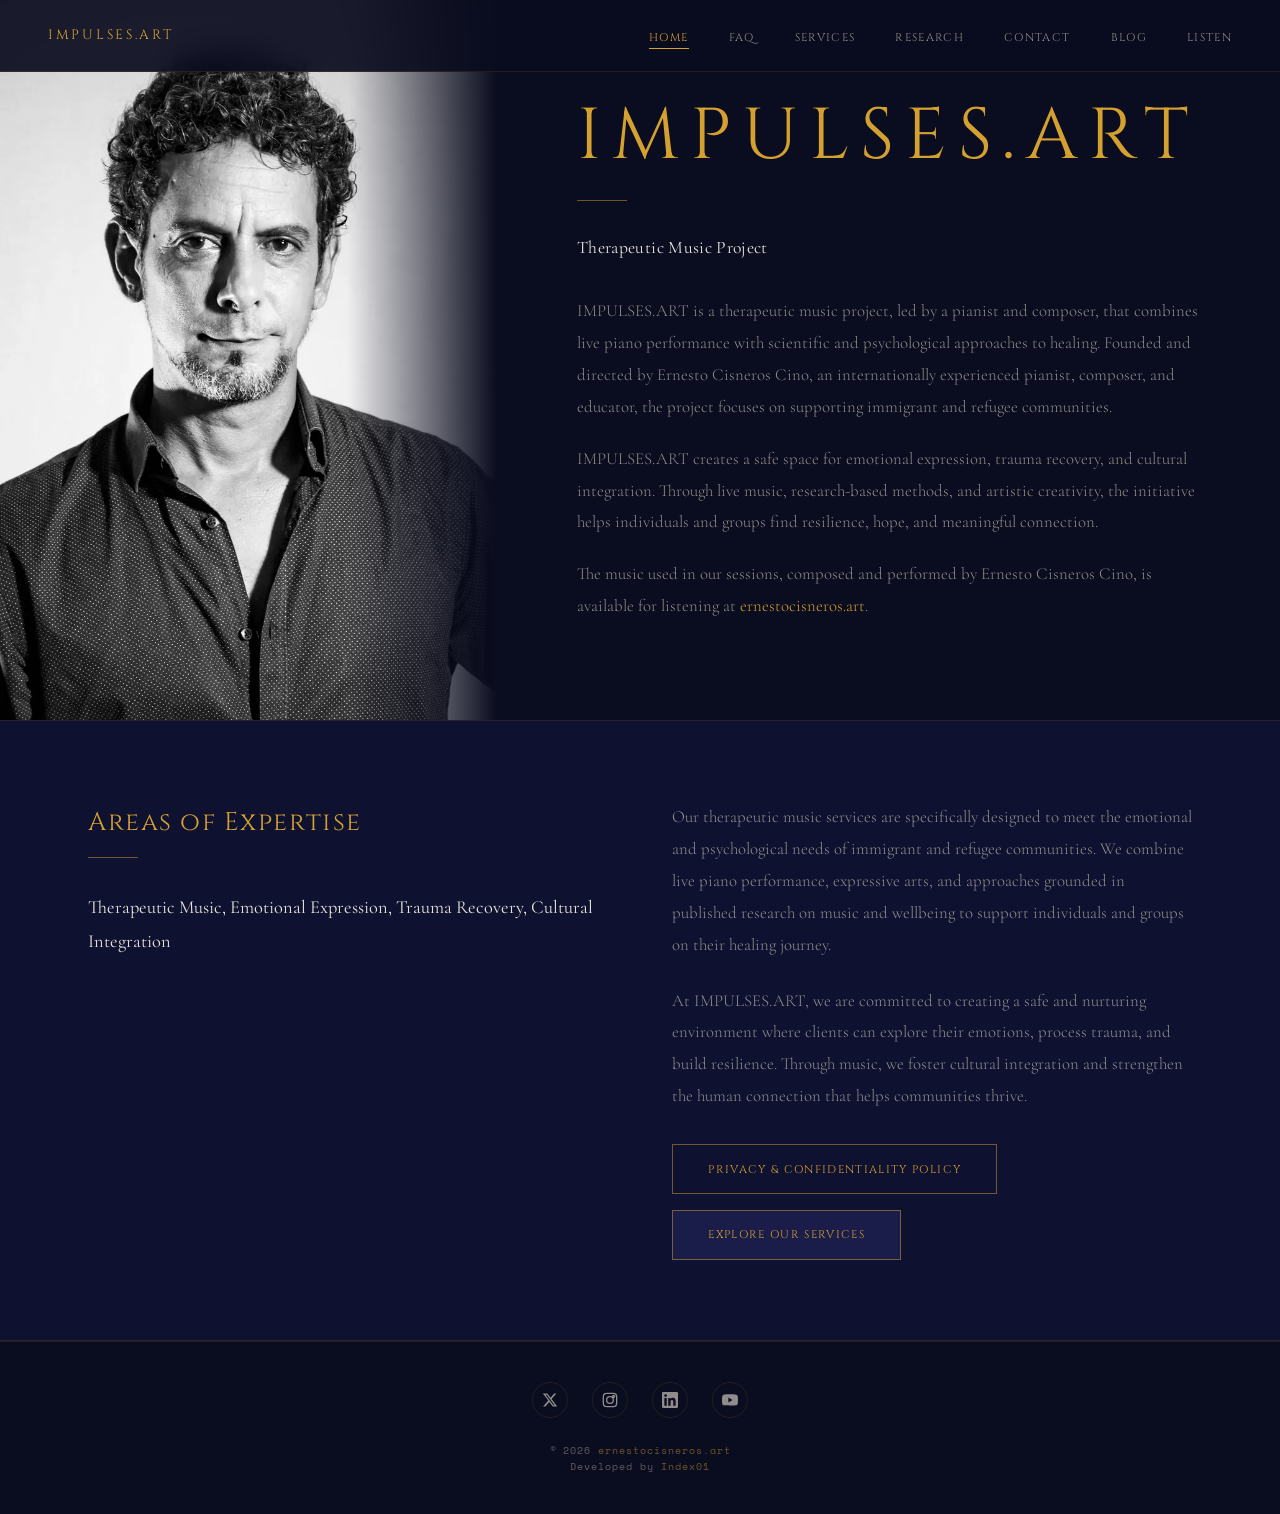
<file: index.html>
<!DOCTYPE html>
<html lang="en">
<head>
<meta name="referrer" content="strict-origin-when-cross-origin">
<meta charset="UTF-8">
<meta name="viewport" content="width=device-width, initial-scale=1.0">
<title>IMPULSES.ART | Therapeutic Music Project</title>
<meta name="description" content="IMPULSES.ART — Therapeutic live piano: performance combined with research-informed approaches to wellbeing. Supporting immigrant and refugee communities in the United States.">
<link rel="canonical" href="https://impulses.online/">
<link rel="alternate" hreflang="en" href="https://impulses.online/">
<meta property="og:type" content="website">
<meta property="og:url" content="https://impulses.online/">
<meta property="og:title" content="IMPULSES.ART | Therapeutic Music Project">
<meta property="og:description" content="Therapeutic live piano with research-informed approaches to wellbeing. Supporting immigrant and refugee communities.">
<meta property="og:image" content="https://impulses.online/assets/images/og-image.jpg">
<meta property="og:site_name" content="IMPULSES.ART">
<meta property="og:locale" content="en_US">
<meta name="twitter:card" content="summary_large_image">
<meta name="twitter:site" content="@Impulses_ART">
<meta name="twitter:title" content="IMPULSES.ART | Therapeutic Music Project">
<meta name="twitter:description" content="Therapeutic live piano with research-informed approaches to wellbeing. Supporting immigrant and refugee communities.">
<meta name="twitter:image" content="https://impulses.online/assets/images/og-image.jpg">
<link rel="author" href="https://impulses.online/humans.txt">
<link rel="icon" type="image/x-icon" href="/favicon.ico">
<link rel="icon" type="image/png" sizes="32x32" href="/assets/images/favicon-32x32.png">
<link rel="icon" type="image/png" sizes="16x16" href="/assets/images/favicon-16x16.png">
<link rel="apple-touch-icon" sizes="180x180" href="/assets/images/apple-touch-icon.png">
<link rel="manifest" href="/site.webmanifest">
<meta name="theme-color" content="#0a0c1f">
<link rel="preload" href="assets/fonts/cinzel-400.woff2" as="font" type="font/woff2" crossorigin>
<link rel="preload" href="assets/fonts/cormorant-garamond-300.woff2" as="font" type="font/woff2" crossorigin>
<link rel="stylesheet" href="assets/css/fonts.css">
<link rel="preload" as="image" href="assets/images/portrait.webp" fetchpriority="high">
<link rel="stylesheet" href="assets/css/style.css">
<script type="application/ld+json">
{
  "@context": "https://schema.org",
  "@type": "ProfessionalService",
  "@id": "https://impulses.online/#service",
  "name": "IMPULSES.ART — Therapeutic Music",
  "description": "Therapeutic live piano: performance combined with research-informed approaches to wellbeing. Supporting immigrant and refugee communities.",
  "url": "https://impulses.online",
  "image": "https://impulses.online/assets/images/portrait.jpg",
  "provider": { "@id": "https://impulses.online/#person" },
  "areaServed": { "@type": "Country", "name": "United States" },
  "serviceType": "Therapeutic music sessions",
  "availableChannel": {
    "@type": "ServiceChannel",
    "serviceUrl": "https://impulses.online/contact.html",
    "servicePhone": "+1-786-816-9791"
  },
  "offers": {
    "@type": "Offer",
    "description": "Free initial consultation",
    "price": "0",
    "priceCurrency": "USD"
  }
}
</script>
</head>
<body>

<nav class="nav">
  <a href="index.html" class="nav-logo">IMPULSES.ART</a>
  <button class="nav-hamburger" onclick="document.querySelector('.nav-links').classList.toggle('open')" aria-label="Menu">
    <span></span><span></span><span></span>
  </button>
  <ul class="nav-links">
    <li><a href="index.html" class="active">Home</a></li>
    <li><a href="faq.html">FAQ</a></li>
    <li><a href="services.html">Services</a></li>
    <li><a href="research.html">Research</a></li>
    <li><a href="contact.html">Contact</a></li>
    <li><a href="blog.html">Blog</a></li>
    <li><a href="listen.html">Listen</a></li>
  </ul>
</nav>
<main id="main">

<!-- ── Hero ─────────────────────────────────── -->
<div class="split">
  <div class="split-image placeholder-portrait" role="img" aria-label="Ernesto Cisneros Cino — pianist and composer"></div>
  <div class="split-content">
    <div class="reveal reveal-right">
      <h1 style="font-family:var(--font-display);font-size:clamp(2.5rem,6vw,4.5rem);letter-spacing:0.15em;color:var(--gold);font-weight:400;line-height:1.1;margin-bottom:1.5rem;">IMPULSES.ART</h1>
      <div class="section-divider"></div>
      <p style="font-family:var(--font-body);font-size:1.1rem;font-weight:400;color:var(--text-primary);letter-spacing:0.02em;margin-bottom:2rem;">Therapeutic Music Project</p>
    </div>
    <div class="reveal reveal-left" style="transition-delay:0.25s;">
      <p class="section-text" style="margin-bottom:1.25rem;">IMPULSES.ART is a therapeutic music project, led by a pianist and composer, that combines live piano performance with scientific and psychological approaches to healing. Founded and directed by Ernesto Cisneros Cino, an internationally experienced pianist, composer, and educator, the project focuses on supporting immigrant and refugee communities.</p>
      <p class="section-text" style="margin-bottom:1.25rem;">IMPULSES.ART creates a safe space for emotional expression, trauma recovery, and cultural integration. Through live music, research-based methods, and artistic creativity, the initiative helps individuals and groups find resilience, hope, and meaningful connection.</p>
      <p class="section-text">The music used in our sessions, composed and performed by Ernesto Cisneros Cino, is available for listening at <a href="https://ernestocisneros.art">ernestocisneros.art</a>.</p>
    </div>
  </div>
</div>

<!-- ── Areas of Expertise ──────────────────── -->
<div class="section-alt">
  <div class="section" style="display:grid;grid-template-columns:1fr 1fr;gap:4rem;align-items:start;">
    <div class="reveal reveal-right">
      <h2 class="section-title">Areas of Expertise</h2>
      <div class="section-divider"></div>
      <p class="section-text" style="font-size:1.15rem;font-weight:400;color:var(--text-primary);">Therapeutic Music, Emotional Expression, Trauma Recovery, Cultural Integration</p>
    </div>
    <div class="reveal reveal-left" style="transition-delay:0.15s;">
      <p class="section-text" style="margin-bottom:1.5rem;">Our therapeutic music services are specifically designed to meet the emotional and psychological needs of immigrant and refugee communities. We combine live piano performance, expressive arts, and approaches grounded in published research on music and wellbeing to support individuals and groups on their healing journey.</p>
      <p class="section-text" style="margin-bottom:2rem;">At IMPULSES.ART, we are committed to creating a safe and nurturing environment where clients can explore their emotions, process trauma, and build resilience. Through music, we foster cultural integration and strengthen the human connection that helps communities thrive.</p>
      <div style="display:flex;flex-wrap:wrap;gap:1rem;">
        <a href="privacy-policy.html" class="btn">Privacy &amp; Confidentiality Policy</a>
        <a href="services.html" class="btn btn-filled">Explore Our Services</a>
      </div>
    </div>
  </div>
</div>

</main>
<footer class="footer reveal reveal-right">
  <div class="footer-socials">
    <a href="https://x.com/Impulses_ART" target="_blank" rel="noopener" aria-label="X"><svg viewBox="0 0 24 24" fill="currentColor" width="16" height="16"><path d="M18.244 2.25h3.308l-7.227 8.26 8.502 11.24H16.17l-5.214-6.817L4.99 21.75H1.68l7.73-8.835L1.254 2.25H8.08l4.713 6.231zm-1.161 17.52h1.833L7.084 4.126H5.117z"/></svg></a>
    <a href="https://instagram.com/impulses.art" target="_blank" rel="noopener" aria-label="Instagram"><svg viewBox="0 0 24 24" fill="none" stroke="currentColor" stroke-width="2" stroke-linecap="round" stroke-linejoin="round" width="16" height="16"><rect x="2" y="2" width="20" height="20" rx="5"/><circle cx="12" cy="12" r="5"/><circle cx="17.5" cy="6.5" r="1.5"/></svg></a>
    <a href="https://linkedin.com/company/impulses-art" target="_blank" rel="noopener" aria-label="LinkedIn"><svg viewBox="0 0 24 24" fill="currentColor" width="16" height="16"><path d="M20.447 20.452h-3.554v-5.569c0-1.328-.027-3.037-1.852-3.037-1.853 0-2.136 1.445-2.136 2.939v5.667H9.351V9h3.414v1.561h.046c.477-.9 1.637-1.85 3.37-1.85 3.601 0 4.267 2.37 4.267 5.455v6.286zM5.337 7.433a2.062 2.062 0 01-2.063-2.065 2.064 2.064 0 112.063 2.065zm1.782 13.019H3.555V9h3.564v11.452zM22.225 0H1.771C.792 0 0 .774 0 1.729v20.542C0 23.227.792 24 1.771 24h20.451C23.2 24 24 23.227 24 22.271V1.729C24 .774 23.2 0 22.222 0h.003z"/></svg></a>
    <a href="https://youtube.com/@ernestocisnerosmusic" target="_blank" rel="noopener" aria-label="YouTube"><svg viewBox="0 0 24 24" fill="currentColor" width="16" height="16"><path d="M23.498 6.186a3.016 3.016 0 00-2.122-2.136C19.505 3.545 12 3.545 12 3.545s-7.505 0-9.377.505A3.017 3.017 0 00.502 6.186C0 8.07 0 12 0 12s0 3.93.502 5.814a3.016 3.016 0 002.122 2.136c1.871.505 9.376.505 9.376.505s7.505 0 9.377-.505a3.015 3.015 0 002.122-2.136C24 15.93 24 12 24 12s0-3.93-.502-5.814zM9.545 15.568V8.432L15.818 12l-6.273 3.568z"/></svg></a>
  </div>
  <p class="footer-copy">&copy; 2026 <a href="https://ernestocisneros.art">ernestocisneros.art</a></p>
  <p class="footer-copy footer-credit">Developed by <a href="https://index01.net" target="_blank" rel="noopener">Index01</a></p>
</footer>

<script>
(function(){
  var els = document.querySelectorAll('.reveal');
  if (!('IntersectionObserver' in window)) {
    els.forEach(function(el){ el.classList.add('visible'); });
    return;
  }
  var observer = new IntersectionObserver(function(entries){
    entries.forEach(function(entry){
      if (entry.isIntersecting) {
        entry.target.classList.add('visible');
        observer.unobserve(entry.target);
      }
    });
  }, { threshold: 0.15 });
  els.forEach(function(el){ observer.observe(el); });
})();
</script>
<script src="assets/js/schema-shared.js" defer></script>
</body>
</html>
</file>
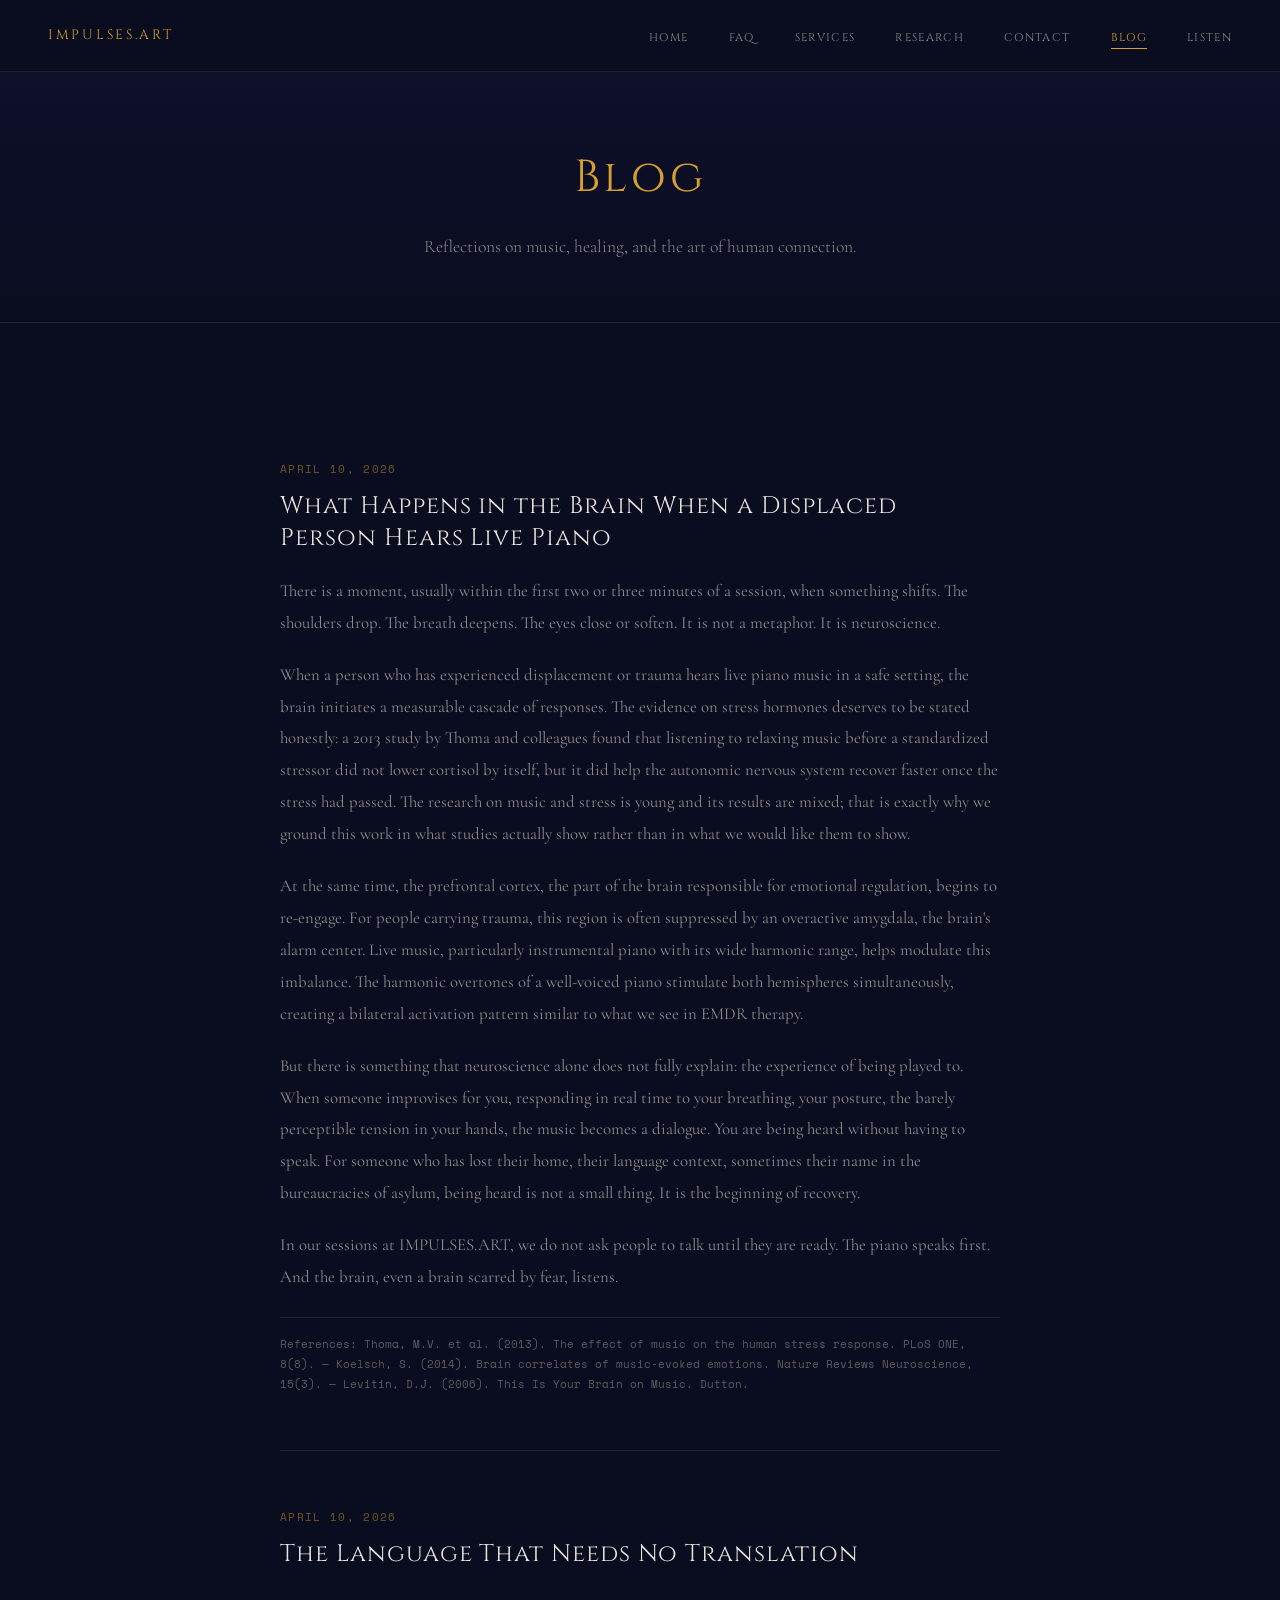
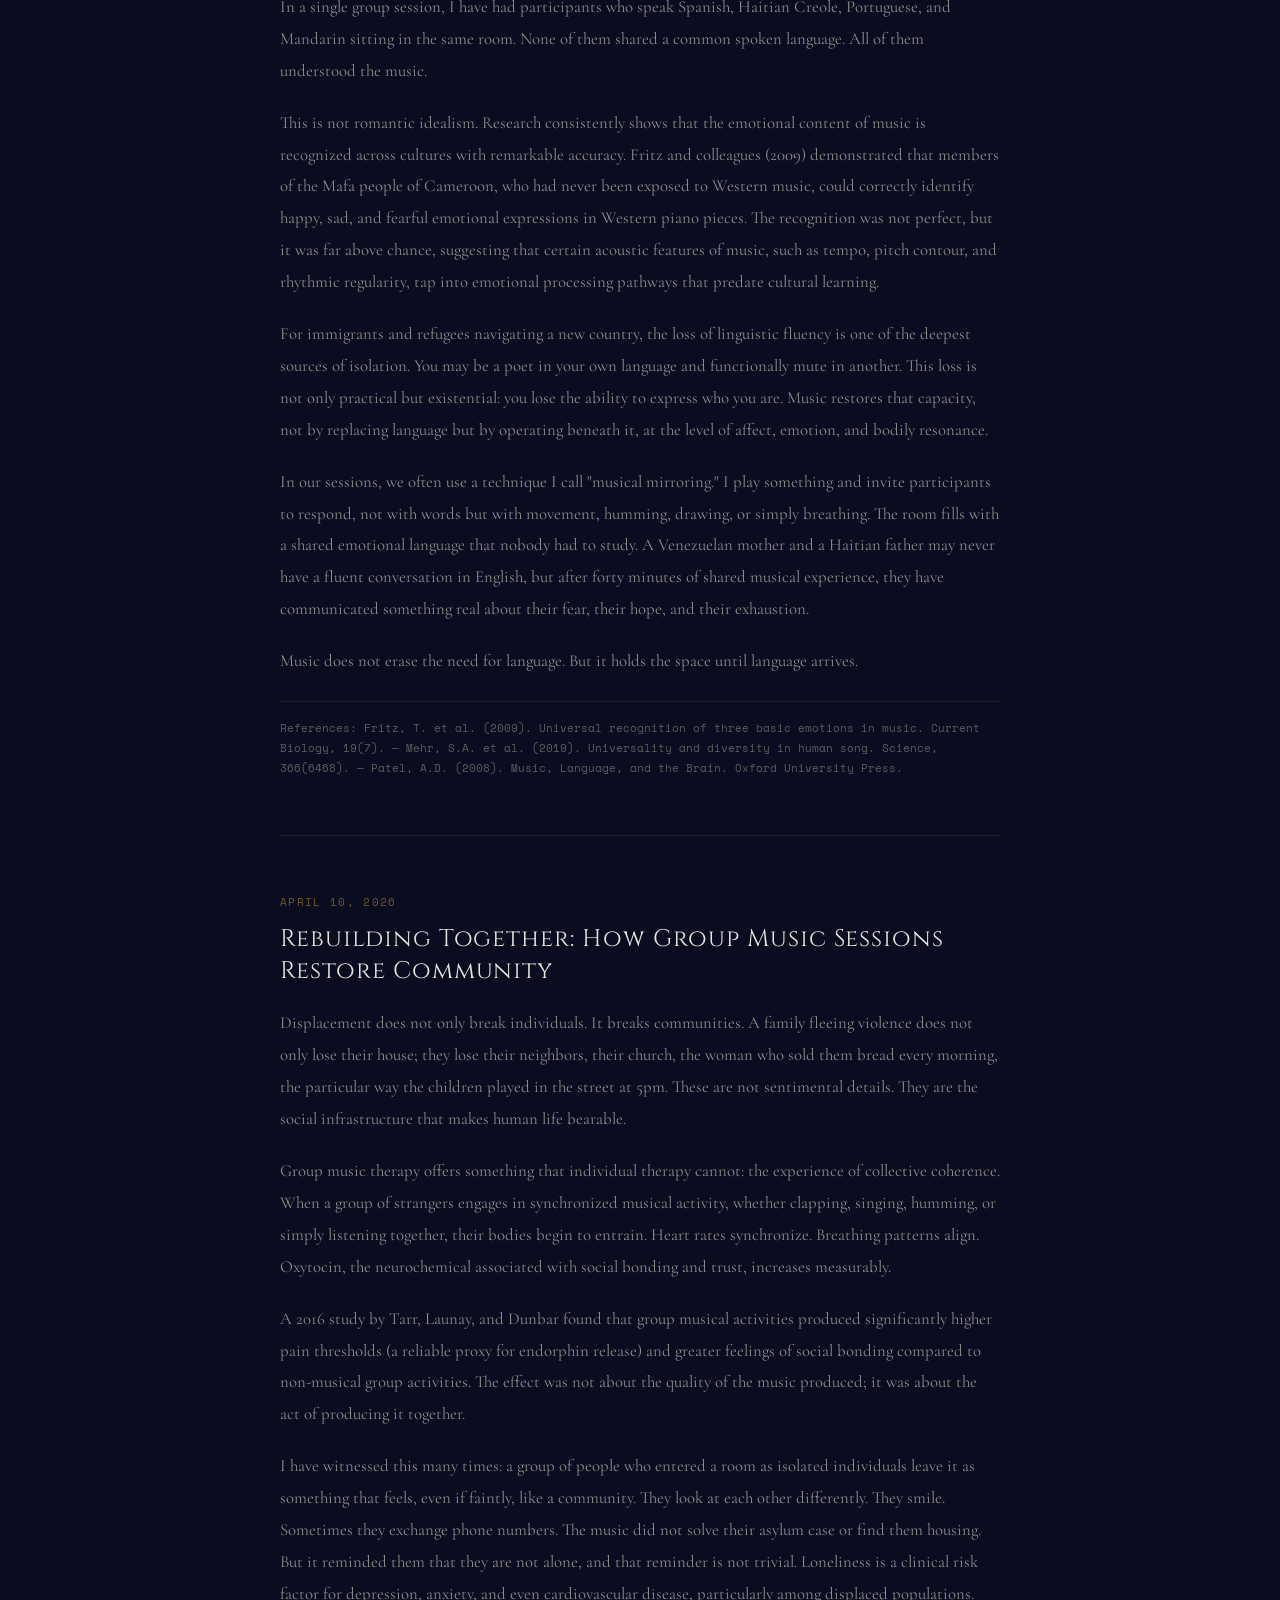
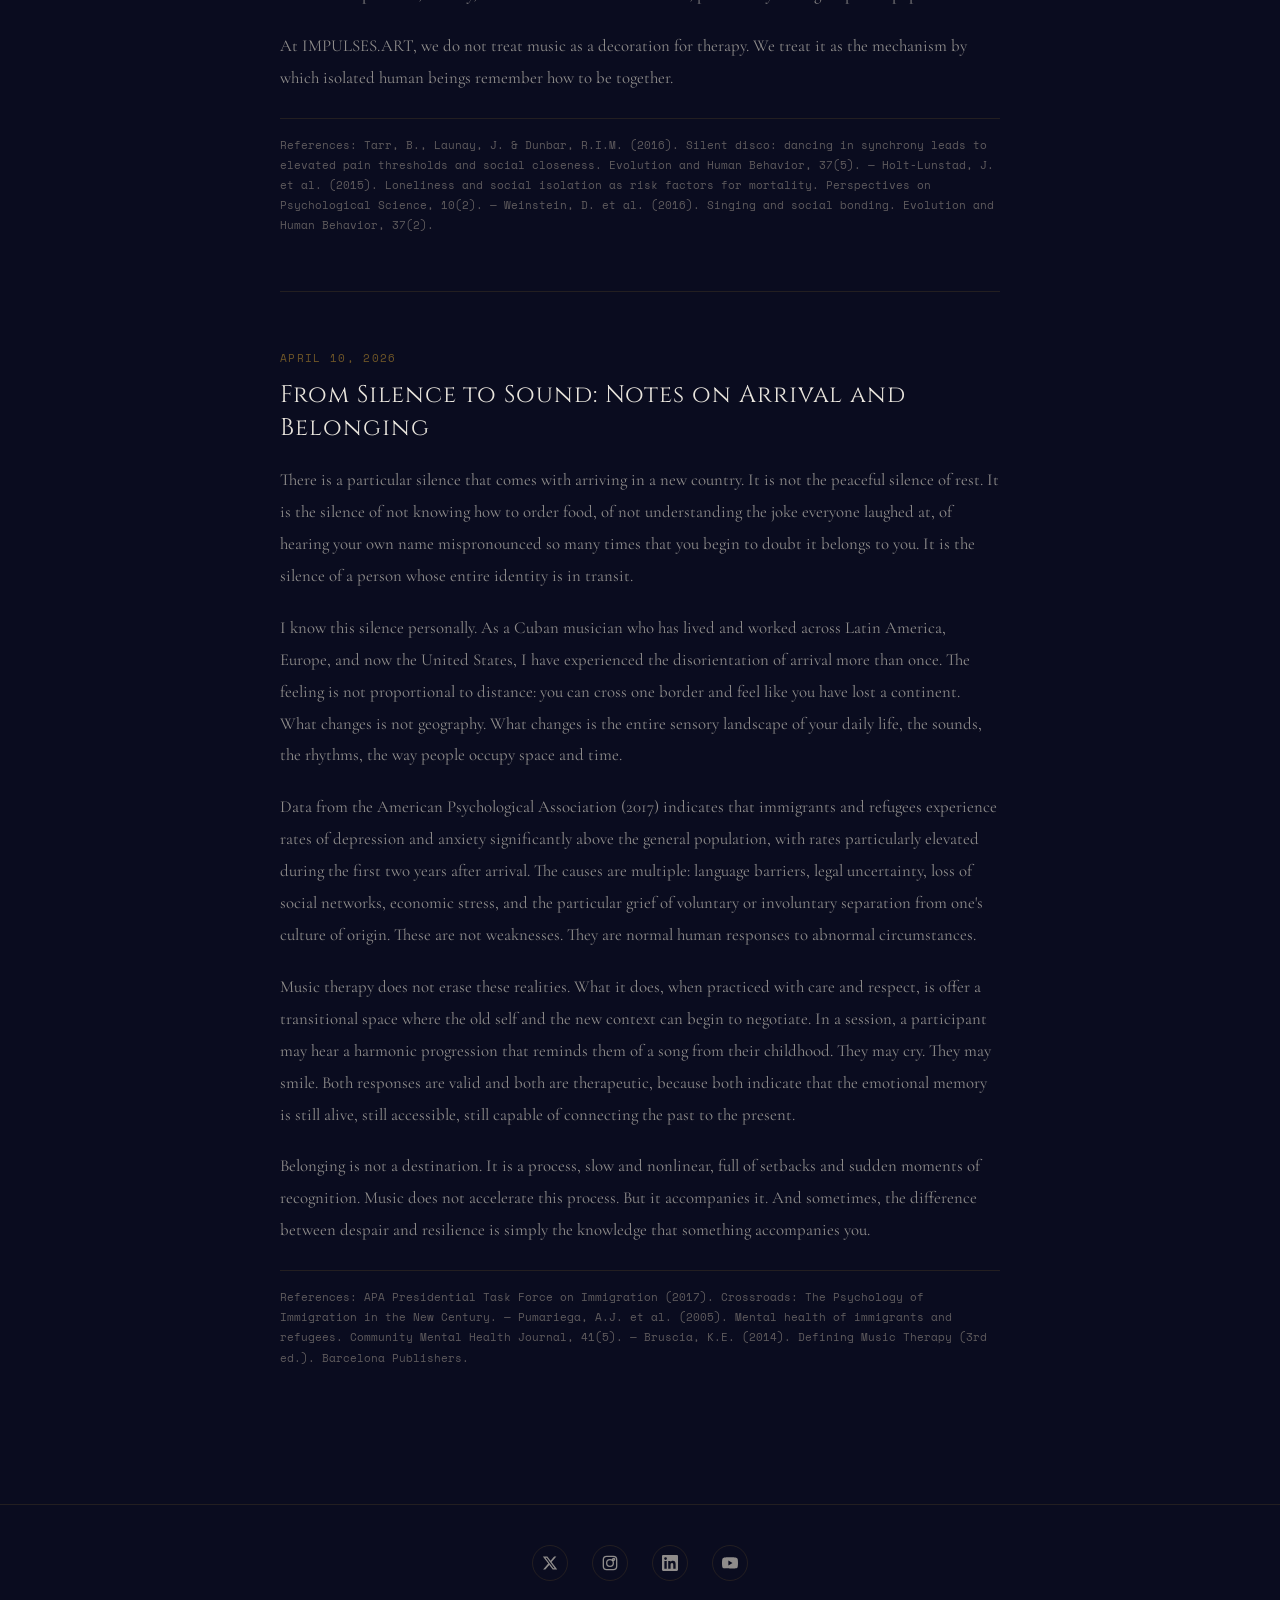
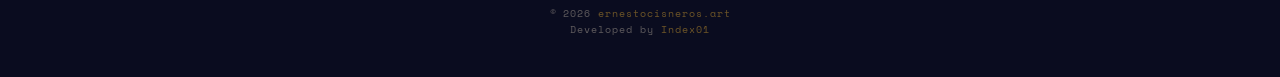
<file: blog.html>
<!DOCTYPE html>
<html lang="en">
<head>
  <meta name="referrer" content="strict-origin-when-cross-origin">
  <meta charset="UTF-8">
  <meta name="viewport" content="width=device-width, initial-scale=1.0">
  <title>Blog | IMPULSES.ART</title>
  <meta name="description" content="Reflections on music, healing, and the art of human connection.">
  <link rel="canonical" href="https://impulses.online/blog.html">
  <link rel="alternate" hreflang="en" href="https://impulses.online/blog.html">
  <meta property="og:type" content="website">
  <meta property="og:url" content="https://impulses.online/blog.html">
  <meta property="og:title" content="Blog | IMPULSES.ART">
  <meta property="og:description" content="Reflections on music, healing, and the art of human connection.">
  <meta property="og:image" content="https://impulses.online/assets/images/og-image.jpg">
  <meta property="og:site_name" content="IMPULSES.ART">
  <meta property="og:locale" content="en_US">
  <meta name="twitter:card" content="summary_large_image">
  <meta name="twitter:site" content="@Impulses_ART">
  <meta name="twitter:title" content="Blog | IMPULSES.ART">
  <meta name="twitter:description" content="Reflections on music, healing, and the art of human connection.">
  <meta name="twitter:image" content="https://impulses.online/assets/images/og-image.jpg">
  <link rel="author" href="humans.txt">
  <link rel="icon" type="image/x-icon" href="/favicon.ico">
  <link rel="icon" type="image/png" sizes="32x32" href="/assets/images/favicon-32x32.png">
  <link rel="icon" type="image/png" sizes="16x16" href="/assets/images/favicon-16x16.png">
  <link rel="apple-touch-icon" sizes="180x180" href="/assets/images/apple-touch-icon.png">
  <link rel="manifest" href="/site.webmanifest">
  <meta name="theme-color" content="#0a0c1f">
  <link rel="preload" href="assets/fonts/cinzel-400.woff2" as="font" type="font/woff2" crossorigin>
  <link rel="preload" href="assets/fonts/cormorant-garamond-300.woff2" as="font" type="font/woff2" crossorigin>
  <link rel="stylesheet" href="assets/css/fonts.css">
  <link rel="stylesheet" href="assets/css/style.css">
  <script type="application/ld+json">
  {
    "@context": "https://schema.org",
    "@type": "Blog",
    "@id": "https://impulses.online/blog.html#blog",
    "name": "IMPULSES.ART Blog",
    "description": "Reflections on music, healing, and the art of human connection.",
    "publisher": { "@id": "https://impulses.online/#organization" },
    "inLanguage": "en",
    "blogPost": [
      {
        "@type": "BlogPosting",
        "headline": "What Happens in the Brain When a Displaced Person Hears Live Piano",
        "datePublished": "2026-04-10",
        "author": { "@id": "https://impulses.online/#person" }
      },
      {
        "@type": "BlogPosting",
        "headline": "The Language That Needs No Translation",
        "datePublished": "2026-04-10",
        "author": { "@id": "https://impulses.online/#person" }
      },
      {
        "@type": "BlogPosting",
        "headline": "Rebuilding Together: How Group Music Sessions Restore Community",
        "datePublished": "2026-04-10",
        "author": { "@id": "https://impulses.online/#person" }
      },
      {
        "@type": "BlogPosting",
        "headline": "From Silence to Sound: Notes on Arrival and Belonging",
        "datePublished": "2026-04-10",
        "author": { "@id": "https://impulses.online/#person" }
      }
    ]
  }
  </script>
</head>
<body>
  <nav class="nav">
    <a href="index.html" class="nav-logo">IMPULSES.ART</a>
    <button class="nav-hamburger" onclick="document.querySelector('.nav-links').classList.toggle('open')" aria-label="Menu">
      <span></span><span></span><span></span>
    </button>
    <ul class="nav-links">
      <li><a href="index.html">Home</a></li>
      <li><a href="faq.html">FAQ</a></li>
      <li><a href="services.html">Services</a></li>
      <li><a href="research.html">Research</a></li>
      <li><a href="contact.html">Contact</a></li>
      <li><a href="blog.html" class="active">Blog</a></li>
      <li><a href="listen.html">Listen</a></li>
    </ul>
  </nav>

  <main id="main">
<section class="page-header">
    <h1>Blog</h1>
    <p>Reflections on music, healing, and the art of human connection.</p>
  </section>

  <section class="section">

    <!-- ── Entry 1 ── -->
    <article class="blog-entry">
      <p class="blog-date">April 10, 2026</p>
      <h2 class="blog-title">What Happens in the Brain When a Displaced Person Hears Live Piano</h2>
      <div class="blog-body">
        <p>There is a moment, usually within the first two or three minutes of a session, when something shifts. The shoulders drop. The breath deepens. The eyes close or soften. It is not a metaphor. It is neuroscience.</p>
        <p>When a person who has experienced displacement or trauma hears live piano music in a safe setting, the brain initiates a measurable cascade of responses. The evidence on stress hormones deserves to be stated honestly: a 2013 study by Thoma and colleagues found that listening to relaxing music before a standardized stressor did not lower cortisol by itself, but it did help the autonomic nervous system recover faster once the stress had passed. The research on music and stress is young and its results are mixed; that is exactly why we ground this work in what studies actually show rather than in what we would like them to show.</p>
        <p>At the same time, the prefrontal cortex, the part of the brain responsible for emotional regulation, begins to re-engage. For people carrying trauma, this region is often suppressed by an overactive amygdala, the brain's alarm center. Live music, particularly instrumental piano with its wide harmonic range, helps modulate this imbalance. The harmonic overtones of a well-voiced piano stimulate both hemispheres simultaneously, creating a bilateral activation pattern similar to what we see in EMDR therapy.</p>
        <p>But there is something that neuroscience alone does not fully explain: the experience of being played to. When someone improvises for you, responding in real time to your breathing, your posture, the barely perceptible tension in your hands, the music becomes a dialogue. You are being heard without having to speak. For someone who has lost their home, their language context, sometimes their name in the bureaucracies of asylum, being heard is not a small thing. It is the beginning of recovery.</p>
        <p>In our sessions at IMPULSES.ART, we do not ask people to talk until they are ready. The piano speaks first. And the brain, even a brain scarred by fear, listens.</p>
        <div class="blog-ref">
          References: Thoma, M.V. et al. (2013). The effect of music on the human stress response. PLoS ONE, 8(8). &mdash; Koelsch, S. (2014). Brain correlates of music-evoked emotions. Nature Reviews Neuroscience, 15(3). &mdash; Levitin, D.J. (2006). This Is Your Brain on Music. Dutton.
        </div>
      </div>
    </article>

    <!-- ── Entry 2 ── -->
    <article class="blog-entry">
      <p class="blog-date">April 10, 2026</p>
      <h2 class="blog-title">The Language That Needs No Translation</h2>
      <div class="blog-body">
        <p>In a single group session, I have had participants who speak Spanish, Haitian Creole, Portuguese, and Mandarin sitting in the same room. None of them shared a common spoken language. All of them understood the music.</p>
        <p>This is not romantic idealism. Research consistently shows that the emotional content of music is recognized across cultures with remarkable accuracy. Fritz and colleagues (2009) demonstrated that members of the Mafa people of Cameroon, who had never been exposed to Western music, could correctly identify happy, sad, and fearful emotional expressions in Western piano pieces. The recognition was not perfect, but it was far above chance, suggesting that certain acoustic features of music, such as tempo, pitch contour, and rhythmic regularity, tap into emotional processing pathways that predate cultural learning.</p>
        <p>For immigrants and refugees navigating a new country, the loss of linguistic fluency is one of the deepest sources of isolation. You may be a poet in your own language and functionally mute in another. This loss is not only practical but existential: you lose the ability to express who you are. Music restores that capacity, not by replacing language but by operating beneath it, at the level of affect, emotion, and bodily resonance.</p>
        <p>In our sessions, we often use a technique I call "musical mirroring." I play something and invite participants to respond, not with words but with movement, humming, drawing, or simply breathing. The room fills with a shared emotional language that nobody had to study. A Venezuelan mother and a Haitian father may never have a fluent conversation in English, but after forty minutes of shared musical experience, they have communicated something real about their fear, their hope, and their exhaustion.</p>
        <p>Music does not erase the need for language. But it holds the space until language arrives.</p>
        <div class="blog-ref">
          References: Fritz, T. et al. (2009). Universal recognition of three basic emotions in music. Current Biology, 19(7). &mdash; Mehr, S.A. et al. (2019). Universality and diversity in human song. Science, 366(6468). &mdash; Patel, A.D. (2008). Music, Language, and the Brain. Oxford University Press.
        </div>
      </div>
    </article>

    <!-- ── Entry 3 ── -->
    <article class="blog-entry">
      <p class="blog-date">April 10, 2026</p>
      <h2 class="blog-title">Rebuilding Together: How Group Music Sessions Restore Community</h2>
      <div class="blog-body">
        <p>Displacement does not only break individuals. It breaks communities. A family fleeing violence does not only lose their house; they lose their neighbors, their church, the woman who sold them bread every morning, the particular way the children played in the street at 5pm. These are not sentimental details. They are the social infrastructure that makes human life bearable.</p>
        <p>Group music therapy offers something that individual therapy cannot: the experience of collective coherence. When a group of strangers engages in synchronized musical activity, whether clapping, singing, humming, or simply listening together, their bodies begin to entrain. Heart rates synchronize. Breathing patterns align. Oxytocin, the neurochemical associated with social bonding and trust, increases measurably.</p>
        <p>A 2016 study by Tarr, Launay, and Dunbar found that group musical activities produced significantly higher pain thresholds (a reliable proxy for endorphin release) and greater feelings of social bonding compared to non-musical group activities. The effect was not about the quality of the music produced; it was about the act of producing it together.</p>
        <p>I have witnessed this many times: a group of people who entered a room as isolated individuals leave it as something that feels, even if faintly, like a community. They look at each other differently. They smile. Sometimes they exchange phone numbers. The music did not solve their asylum case or find them housing. But it reminded them that they are not alone, and that reminder is not trivial. Loneliness is a clinical risk factor for depression, anxiety, and even cardiovascular disease, particularly among displaced populations.</p>
        <p>At IMPULSES.ART, we do not treat music as a decoration for therapy. We treat it as the mechanism by which isolated human beings remember how to be together.</p>
        <div class="blog-ref">
          References: Tarr, B., Launay, J. &amp; Dunbar, R.I.M. (2016). Silent disco: dancing in synchrony leads to elevated pain thresholds and social closeness. Evolution and Human Behavior, 37(5). &mdash; Holt-Lunstad, J. et al. (2015). Loneliness and social isolation as risk factors for mortality. Perspectives on Psychological Science, 10(2). &mdash; Weinstein, D. et al. (2016). Singing and social bonding. Evolution and Human Behavior, 37(2).
        </div>
      </div>
    </article>

    <!-- ── Entry 4 ── -->
    <article class="blog-entry">
      <p class="blog-date">April 10, 2026</p>
      <h2 class="blog-title">From Silence to Sound: Notes on Arrival and Belonging</h2>
      <div class="blog-body">
        <p>There is a particular silence that comes with arriving in a new country. It is not the peaceful silence of rest. It is the silence of not knowing how to order food, of not understanding the joke everyone laughed at, of hearing your own name mispronounced so many times that you begin to doubt it belongs to you. It is the silence of a person whose entire identity is in transit.</p>
        <p>I know this silence personally. As a Cuban musician who has lived and worked across Latin America, Europe, and now the United States, I have experienced the disorientation of arrival more than once. The feeling is not proportional to distance: you can cross one border and feel like you have lost a continent. What changes is not geography. What changes is the entire sensory landscape of your daily life, the sounds, the rhythms, the way people occupy space and time.</p>
        <p>Data from the American Psychological Association (2017) indicates that immigrants and refugees experience rates of depression and anxiety significantly above the general population, with rates particularly elevated during the first two years after arrival. The causes are multiple: language barriers, legal uncertainty, loss of social networks, economic stress, and the particular grief of voluntary or involuntary separation from one's culture of origin. These are not weaknesses. They are normal human responses to abnormal circumstances.</p>
        <p>Music therapy does not erase these realities. What it does, when practiced with care and respect, is offer a transitional space where the old self and the new context can begin to negotiate. In a session, a participant may hear a harmonic progression that reminds them of a song from their childhood. They may cry. They may smile. Both responses are valid and both are therapeutic, because both indicate that the emotional memory is still alive, still accessible, still capable of connecting the past to the present.</p>
        <p>Belonging is not a destination. It is a process, slow and nonlinear, full of setbacks and sudden moments of recognition. Music does not accelerate this process. But it accompanies it. And sometimes, the difference between despair and resilience is simply the knowledge that something accompanies you.</p>
        <div class="blog-ref">
          References: APA Presidential Task Force on Immigration (2017). Crossroads: The Psychology of Immigration in the New Century. &mdash; Pumariega, A.J. et al. (2005). Mental health of immigrants and refugees. Community Mental Health Journal, 41(5). &mdash; Bruscia, K.E. (2014). Defining Music Therapy (3rd ed.). Barcelona Publishers.
        </div>
      </div>
    </article>

  </section>

  </main>

<footer class="footer">
    <div class="footer-socials">
      <a href="https://x.com/Impulses_ART" target="_blank" rel="noopener" aria-label="X"><svg viewBox="0 0 24 24" fill="currentColor" width="16" height="16"><path d="M18.244 2.25h3.308l-7.227 8.26 8.502 11.24H16.17l-5.214-6.817L4.99 21.75H1.68l7.73-8.835L1.254 2.25H8.08l4.713 6.231zm-1.161 17.52h1.833L7.084 4.126H5.117z"/></svg></a>
      <a href="https://instagram.com/impulses.art" target="_blank" rel="noopener" aria-label="Instagram"><svg viewBox="0 0 24 24" fill="none" stroke="currentColor" stroke-width="2" stroke-linecap="round" stroke-linejoin="round" width="16" height="16"><rect x="2" y="2" width="20" height="20" rx="5"/><circle cx="12" cy="12" r="5"/><circle cx="17.5" cy="6.5" r="1.5"/></svg></a>
      <a href="https://linkedin.com/company/impulses-art" target="_blank" rel="noopener" aria-label="LinkedIn"><svg viewBox="0 0 24 24" fill="currentColor" width="16" height="16"><path d="M20.447 20.452h-3.554v-5.569c0-1.328-.027-3.037-1.852-3.037-1.853 0-2.136 1.445-2.136 2.939v5.667H9.351V9h3.414v1.561h.046c.477-.9 1.637-1.85 3.37-1.85 3.601 0 4.267 2.37 4.267 5.455v6.286zM5.337 7.433a2.062 2.062 0 01-2.063-2.065 2.064 2.064 0 112.063 2.065zm1.782 13.019H3.555V9h3.564v11.452zM22.225 0H1.771C.792 0 0 .774 0 1.729v20.542C0 23.227.792 24 1.771 24h20.451C23.2 24 24 23.227 24 22.271V1.729C24 .774 23.2 0 22.222 0h.003z"/></svg></a>
      <a href="https://youtube.com/@ernestocisnerosmusic" target="_blank" rel="noopener" aria-label="YouTube"><svg viewBox="0 0 24 24" fill="currentColor" width="16" height="16"><path d="M23.498 6.186a3.016 3.016 0 00-2.122-2.136C19.505 3.545 12 3.545 12 3.545s-7.505 0-9.377.505A3.017 3.017 0 00.502 6.186C0 8.07 0 12 0 12s0 3.93.502 5.814a3.016 3.016 0 002.122 2.136c1.871.505 9.376.505 9.376.505s7.505 0 9.377-.505a3.015 3.015 0 002.122-2.136C24 15.93 24 12 24 12s0-3.93-.502-5.814zM9.545 15.568V8.432L15.818 12l-6.273 3.568z"/></svg></a>
    </div>
    <p class="footer-copy">&copy; 2026 <a href="https://ernestocisneros.art">ernestocisneros.art</a></p>
  <p class="footer-copy footer-credit">Developed by <a href="https://index01.net" target="_blank" rel="noopener">Index01</a></p>
  </footer>

  <script src="assets/js/schema-shared.js" defer></script>
</body>
</html>
</file>
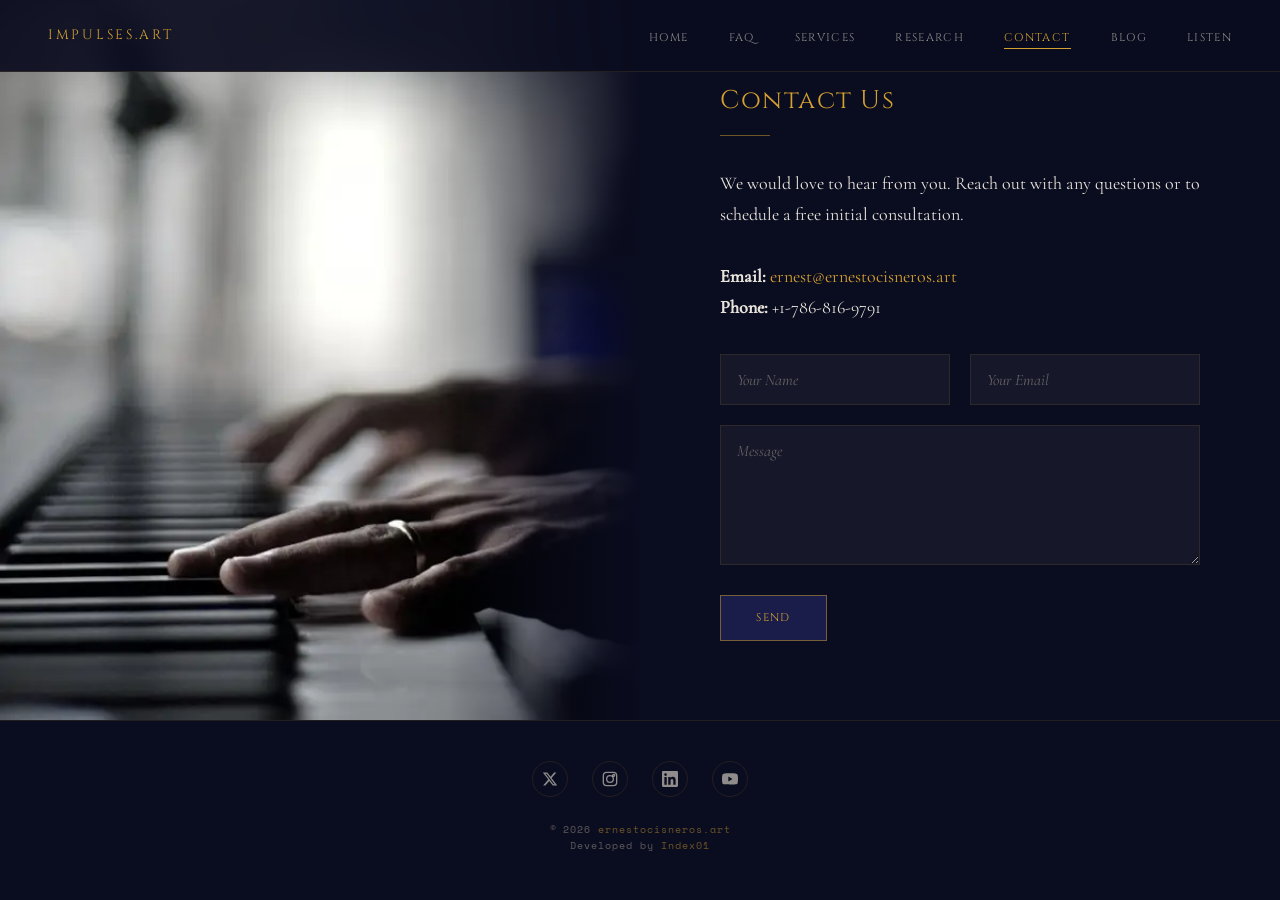
<file: contact.html>
<!DOCTYPE html>
<html lang="en">
<head>
  <meta name="referrer" content="strict-origin-when-cross-origin">
  <meta charset="UTF-8">
  <meta name="viewport" content="width=device-width, initial-scale=1.0">
  <title>Contact | IMPULSES.ART</title>
  <meta name="description" content="Get in touch with IMPULSES.ART. We are here to support your healing journey.">
  <link rel="canonical" href="https://impulses.online/contact.html">
  <link rel="alternate" hreflang="en" href="https://impulses.online/contact.html">
  <meta property="og:type" content="website">
  <meta property="og:url" content="https://impulses.online/contact.html">
  <meta property="og:title" content="Contact | IMPULSES.ART">
  <meta property="og:description" content="Get in touch with IMPULSES.ART. We are here to support your healing journey.">
  <meta property="og:image" content="https://impulses.online/assets/images/og-image.jpg">
  <meta property="og:site_name" content="IMPULSES.ART">
  <meta property="og:locale" content="en_US">
  <meta name="twitter:card" content="summary_large_image">
  <meta name="twitter:title" content="Contact | IMPULSES.ART">
  <meta name="twitter:description" content="Get in touch with IMPULSES.ART. We are here to support your healing journey.">
  <meta name="twitter:image" content="https://impulses.online/assets/images/og-image.jpg">
  <link rel="author" href="humans.txt">
  <link rel="icon" type="image/x-icon" href="/favicon.ico">
  <link rel="icon" type="image/png" sizes="32x32" href="/assets/images/favicon-32x32.png">
  <link rel="icon" type="image/png" sizes="16x16" href="/assets/images/favicon-16x16.png">
  <link rel="apple-touch-icon" sizes="180x180" href="/assets/images/apple-touch-icon.png">
  <link rel="manifest" href="/site.webmanifest">
  <meta name="theme-color" content="#0a0c1f">
  <link rel="preload" href="assets/fonts/cinzel-400.woff2" as="font" type="font/woff2" crossorigin>
  <link rel="preload" href="assets/fonts/cormorant-garamond-300.woff2" as="font" type="font/woff2" crossorigin>
  <link rel="stylesheet" href="assets/css/fonts.css">
  <link rel="preload" as="image" href="assets/images/hands-dark.webp" fetchpriority="high">
  <link rel="stylesheet" href="assets/css/style.css">
</head>
<body>
  <nav class="nav">
    <a href="index.html" class="nav-logo">IMPULSES.ART</a>
    <button class="nav-hamburger" onclick="document.querySelector('.nav-links').classList.toggle('open')" aria-label="Menu">
      <span></span><span></span><span></span>
    </button>
    <ul class="nav-links">
      <li><a href="index.html">Home</a></li>
      <li><a href="faq.html">FAQ</a></li>
      <li><a href="services.html">Services</a></li>
      <li><a href="research.html">Research</a></li>
      <li><a href="contact.html" class="active">Contact</a></li>
      <li><a href="blog.html">Blog</a></li>
    <li><a href="listen.html">Listen</a></li>
    </ul>
  </nav>

  <main id="main">
<section class="split">
    <div class="split-image placeholder-piano"></div>
    <div class="split-content">
      <h1 class="section-title">Contact Us</h1>
      <div class="section-divider"></div>
      <p>We would love to hear from you. Reach out with any questions or to schedule a free initial consultation.</p>

      <div style="margin: 2rem 0;">
        <p><strong>Email:</strong> <a href="mailto:ernest@ernestocisneros.art">ernest@ernestocisneros.art</a></p>
        <p><strong>Phone:</strong> +1-786-816-9791</p>
      </div>

      <form action="https://formsubmit.co/ernest@ernestocisneros.art" method="POST">
        <input type="hidden" name="_subject" value="Nuevo mensaje desde impulses.online">
        <input type="hidden" name="_template" value="table">
        <p style="display:none" aria-hidden="true"><label>Do not fill: <input name="_honey" tabindex="-1" autocomplete="off"></label></p>
        <div class="form-row">
          <div class="form-group">
            <input type="text" name="name" placeholder="Your Name" class="form-input" required>
          </div>
          <div class="form-group">
            <input type="email" name="email" placeholder="Your Email" class="form-input" required>
          </div>
        </div>

        <div class="form-group">
          <textarea name="message" placeholder="Message" class="form-textarea" rows="5" required></textarea>
        </div>

        <button type="submit" class="btn btn-filled">Send</button>
      </form>
    </div>
  </section>

  </main>

<footer class="footer">
    <div class="footer-socials">
      <a href="https://x.com/Impulses_ART" target="_blank" rel="noopener" aria-label="X"><svg viewBox="0 0 24 24" fill="currentColor" width="16" height="16"><path d="M18.244 2.25h3.308l-7.227 8.26 8.502 11.24H16.17l-5.214-6.817L4.99 21.75H1.68l7.73-8.835L1.254 2.25H8.08l4.713 6.231zm-1.161 17.52h1.833L7.084 4.126H5.117z"/></svg></a>
      <a href="https://instagram.com/impulses.art" target="_blank" rel="noopener" aria-label="Instagram"><svg viewBox="0 0 24 24" fill="none" stroke="currentColor" stroke-width="2" stroke-linecap="round" stroke-linejoin="round" width="16" height="16"><rect x="2" y="2" width="20" height="20" rx="5"/><circle cx="12" cy="12" r="5"/><circle cx="17.5" cy="6.5" r="1.5"/></svg></a>
      <a href="https://linkedin.com/company/impulses-art" target="_blank" rel="noopener" aria-label="LinkedIn"><svg viewBox="0 0 24 24" fill="currentColor" width="16" height="16"><path d="M20.447 20.452h-3.554v-5.569c0-1.328-.027-3.037-1.852-3.037-1.853 0-2.136 1.445-2.136 2.939v5.667H9.351V9h3.414v1.561h.046c.477-.9 1.637-1.85 3.37-1.85 3.601 0 4.267 2.37 4.267 5.455v6.286zM5.337 7.433a2.062 2.062 0 01-2.063-2.065 2.064 2.064 0 112.063 2.065zm1.782 13.019H3.555V9h3.564v11.452zM22.225 0H1.771C.792 0 0 .774 0 1.729v20.542C0 23.227.792 24 1.771 24h20.451C23.2 24 24 23.227 24 22.271V1.729C24 .774 23.2 0 22.222 0h.003z"/></svg></a>
      <a href="https://youtube.com/@ernestocisnerosmusic" target="_blank" rel="noopener" aria-label="YouTube"><svg viewBox="0 0 24 24" fill="currentColor" width="16" height="16"><path d="M23.498 6.186a3.016 3.016 0 00-2.122-2.136C19.505 3.545 12 3.545 12 3.545s-7.505 0-9.377.505A3.017 3.017 0 00.502 6.186C0 8.07 0 12 0 12s0 3.93.502 5.814a3.016 3.016 0 002.122 2.136c1.871.505 9.376.505 9.376.505s7.505 0 9.377-.505a3.015 3.015 0 002.122-2.136C24 15.93 24 12 24 12s0-3.93-.502-5.814zM9.545 15.568V8.432L15.818 12l-6.273 3.568z"/></svg></a>
    </div>
    <p class="footer-copy">&copy; 2026 <a href="https://ernestocisneros.art">ernestocisneros.art</a></p>
  <p class="footer-copy footer-credit">Developed by <a href="https://index01.net" target="_blank" rel="noopener">Index01</a></p>
  </footer>
  <script src="assets/js/schema-shared.js" defer></script>
  <script type="application/ld+json">
  {
    "@context": "https://schema.org",
    "@type": "ContactPage",
    "@id": "https://impulses.online/contact.html#page",
    "name": "Contact IMPULSES.ART",
    "description": "Get in touch with IMPULSES.ART for therapeutic music sessions and inquiries.",
    "isPartOf": { "@id": "https://impulses.online/#website" },
    "mainEntity": { "@id": "https://impulses.online/#organization" }
  }
  </script>
</body>
</html>
</file>
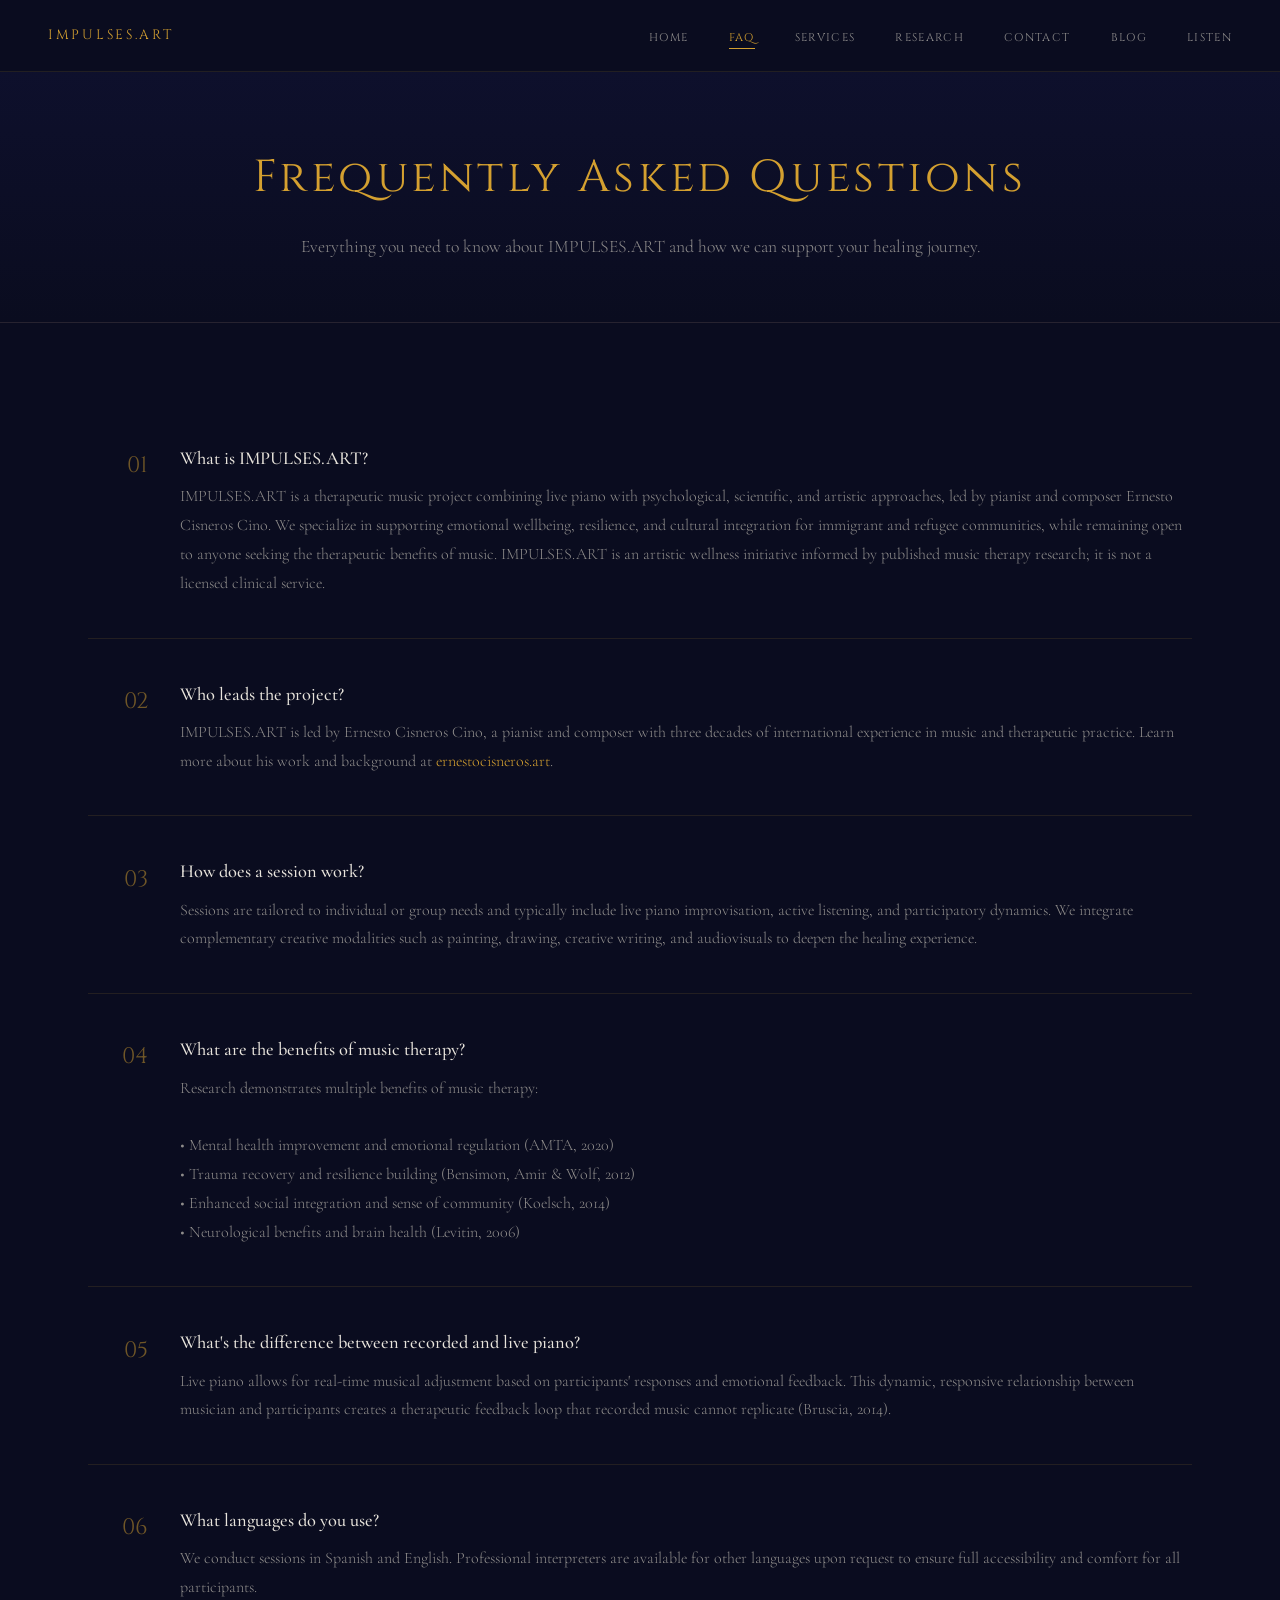
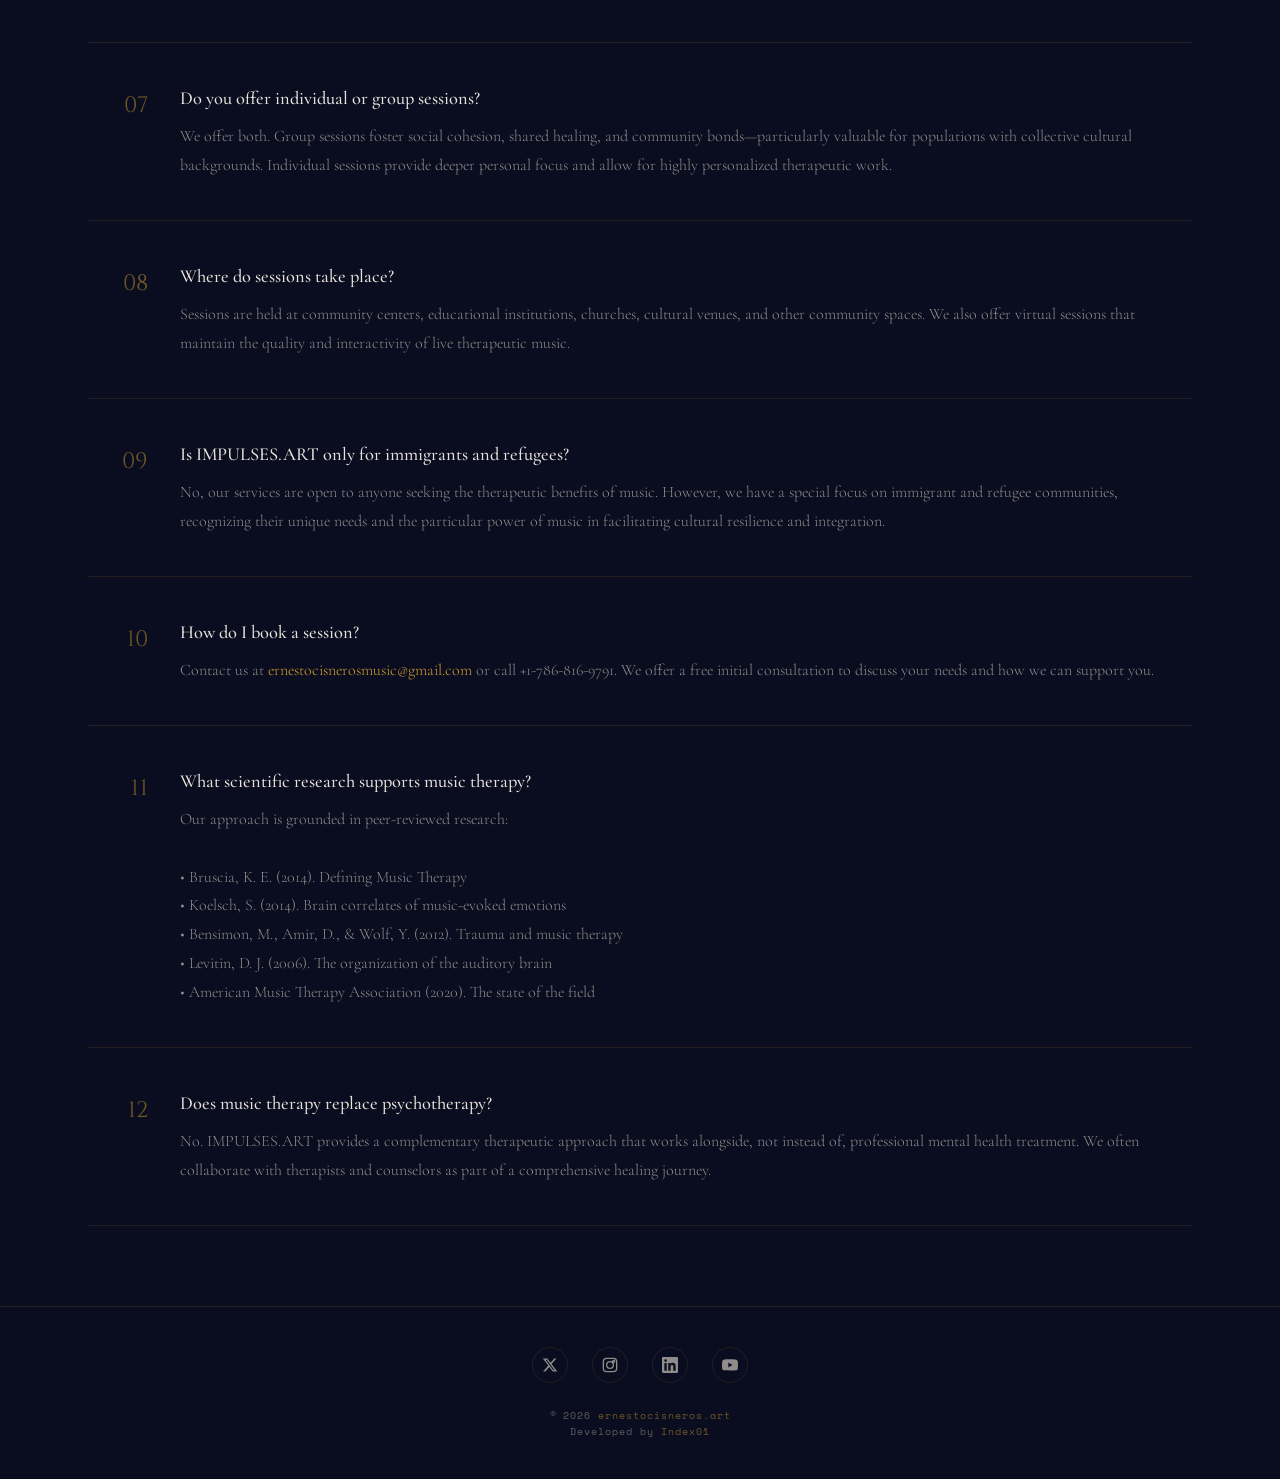
<file: faq.html>
<!DOCTYPE html>
<html lang="en">
<head>
  <meta name="referrer" content="strict-origin-when-cross-origin">
  <meta charset="UTF-8">
  <meta name="viewport" content="width=device-width, initial-scale=1.0">
  <title>FAQ | IMPULSES.ART</title>
  <meta name="description" content="Frequently asked questions about IMPULSES.ART therapeutic music for immigrant and refugee communities.">
  <link rel="canonical" href="https://impulses.online/faq.html">
  <link rel="alternate" hreflang="en" href="https://impulses.online/faq.html">
  <meta property="og:type" content="website">
  <meta property="og:url" content="https://impulses.online/faq.html">
  <meta property="og:title" content="FAQ | IMPULSES.ART">
  <meta property="og:description" content="Frequently asked questions about IMPULSES.ART therapeutic music for immigrant and refugee communities.">
  <meta property="og:image" content="https://impulses.online/assets/images/og-image.jpg">
  <meta property="og:site_name" content="IMPULSES.ART">
  <meta property="og:locale" content="en_US">
  <meta name="twitter:card" content="summary_large_image">
  <meta name="twitter:site" content="@Impulses_ART">
  <meta name="twitter:title" content="FAQ | IMPULSES.ART">
  <meta name="twitter:description" content="Frequently asked questions about IMPULSES.ART therapeutic music for immigrant and refugee communities.">
  <meta name="twitter:image" content="https://impulses.online/assets/images/og-image.jpg">
  <link rel="author" href="https://impulses.online/humans.txt">
  <link rel="icon" type="image/x-icon" href="/favicon.ico">
  <link rel="icon" type="image/png" sizes="32x32" href="/assets/images/favicon-32x32.png">
  <link rel="icon" type="image/png" sizes="16x16" href="/assets/images/favicon-16x16.png">
  <link rel="apple-touch-icon" sizes="180x180" href="/assets/images/apple-touch-icon.png">
  <link rel="manifest" href="/site.webmanifest">
  <meta name="theme-color" content="#0a0c1f">
  <link rel="preload" href="assets/fonts/cinzel-400.woff2" as="font" type="font/woff2" crossorigin>
  <link rel="preload" href="assets/fonts/cormorant-garamond-300.woff2" as="font" type="font/woff2" crossorigin>
  <link rel="stylesheet" href="assets/css/fonts.css">
  <link rel="stylesheet" href="assets/css/style.css">
  <script type="application/ld+json">
{
  "@context": "https://schema.org",
  "@type": "FAQPage",
  "@id": "https://impulses.online/faq.html#faqpage",
  "mainEntity": [
    {
      "@type": "Question",
      "name": "What is IMPULSES.ART?",
      "acceptedAnswer": {
        "@type": "Answer",
        "text": "IMPULSES.ART is a therapeutic music project combining live piano with psychological, scientific, and artistic approaches, led by pianist and composer Ernesto Cisneros Cino. We specialize in supporting emotional wellbeing, resilience, and cultural integration for immigrant and refugee communities, while remaining open to anyone seeking the therapeutic benefits of music. IMPULSES.ART is an artistic wellness initiative informed by published music therapy research; it is not a licensed clinical service."
      }
    },
    {
      "@type": "Question",
      "name": "Who leads the project?",
      "acceptedAnswer": {
        "@type": "Answer",
        "text": "IMPULSES.ART is led by Ernesto Cisneros Cino, a pianist and composer with three decades of international experience in music and therapeutic practice. Learn more about his work and background at ernestocisneros.art."
      }
    },
    {
      "@type": "Question",
      "name": "How does a session work?",
      "acceptedAnswer": {
        "@type": "Answer",
        "text": "Sessions are tailored to individual or group needs and typically include live piano improvisation, active listening, and participatory dynamics. We integrate complementary creative modalities such as painting, drawing, creative writing, and audiovisuals to deepen the healing experience."
      }
    },
    {
      "@type": "Question",
      "name": "What are the benefits of music therapy?",
      "acceptedAnswer": {
        "@type": "Answer",
        "text": "Research demonstrates multiple benefits of music therapy: Mental health improvement and emotional regulation (AMTA, 2020), Trauma recovery and resilience building (Bensimon, Amir & Wolf, 2012), Enhanced social integration and sense of community (Koelsch, 2014), Neurological benefits and brain health (Levitin, 2006)"
      }
    },
    {
      "@type": "Question",
      "name": "What's the difference between recorded and live piano?",
      "acceptedAnswer": {
        "@type": "Answer",
        "text": "Live piano allows for real-time musical adjustment based on participants' responses and emotional feedback. This dynamic, responsive relationship between musician and participants creates a therapeutic feedback loop that recorded music cannot replicate (Bruscia, 2014)."
      }
    },
    {
      "@type": "Question",
      "name": "What languages do you use?",
      "acceptedAnswer": {
        "@type": "Answer",
        "text": "We conduct sessions in Spanish and English. Professional interpreters are available for other languages upon request to ensure full accessibility and comfort for all participants."
      }
    },
    {
      "@type": "Question",
      "name": "Do you offer individual or group sessions?",
      "acceptedAnswer": {
        "@type": "Answer",
        "text": "We offer both. Group sessions foster social cohesion, shared healing, and community bonds—particularly valuable for populations with collective cultural backgrounds. Individual sessions provide deeper personal focus and allow for highly personalized therapeutic work."
      }
    },
    {
      "@type": "Question",
      "name": "Where do sessions take place?",
      "acceptedAnswer": {
        "@type": "Answer",
        "text": "Sessions are held at community centers, educational institutions, churches, cultural venues, and other community spaces. We also offer virtual sessions that maintain the quality and interactivity of live therapeutic music."
      }
    },
    {
      "@type": "Question",
      "name": "Is IMPULSES.ART only for immigrants and refugees?",
      "acceptedAnswer": {
        "@type": "Answer",
        "text": "No, our services are open to anyone seeking the therapeutic benefits of music. However, we have a special focus on immigrant and refugee communities, recognizing their unique needs and the particular power of music in facilitating cultural resilience and integration."
      }
    },
    {
      "@type": "Question",
      "name": "How do I book a session?",
      "acceptedAnswer": {
        "@type": "Answer",
        "text": "Contact us at ernestocisnerosmusic@gmail.com or call +1-786-816-9791. We offer a free initial consultation to discuss your needs and how we can support you."
      }
    },
    {
      "@type": "Question",
      "name": "What scientific research supports music therapy?",
      "acceptedAnswer": {
        "@type": "Answer",
        "text": "Our approach is grounded in peer-reviewed research: Bruscia, K. E. (2014). Defining Music Therapy, Koelsch, S. (2014). Brain correlates of music-evoked emotions, Bensimon, M., Amir, D., & Wolf, Y. (2012). Trauma and music therapy, Levitin, D. J. (2006). The organization of the auditory brain, American Music Therapy Association (2020). The state of the field"
      }
    },
    {
      "@type": "Question",
      "name": "Does music therapy replace psychotherapy?",
      "acceptedAnswer": {
        "@type": "Answer",
        "text": "No. IMPULSES.ART provides a complementary therapeutic approach that works alongside, not instead of, professional mental health treatment. We often collaborate with therapists and counselors as part of a comprehensive healing journey."
      }
    }
  ]
}
  </script>
</head>
<body>
  <nav class="nav">
    <a href="index.html" class="nav-logo">IMPULSES.ART</a>
    <button class="nav-hamburger" onclick="document.querySelector('.nav-links').classList.toggle('open')" aria-label="Menu">
      <span></span><span></span><span></span>
    </button>
    <ul class="nav-links">
      <li><a href="index.html">Home</a></li>
      <li><a href="faq.html" class="active">FAQ</a></li>
      <li><a href="services.html">Services</a></li>
      <li><a href="research.html">Research</a></li>
      <li><a href="contact.html">Contact</a></li>
      <li><a href="blog.html">Blog</a></li>
    <li><a href="listen.html">Listen</a></li>
    </ul>
  </nav>

  <main id="main">
<section class="page-header">
    <h1>Frequently Asked Questions</h1>
    <p>Everything you need to know about IMPULSES.ART and how we can support your healing journey.</p>
  </section>

  <section class="section">
    <div class="faq-item">
      <div class="faq-number">01</div>
      <h2 class="sr-only">Questions and answers</h2>
      <h3 class="faq-question">What is IMPULSES.ART?</h3>
      <p class="faq-answer">IMPULSES.ART is a therapeutic music project combining live piano with psychological, scientific, and artistic approaches, led by pianist and composer Ernesto Cisneros Cino. We specialize in supporting emotional wellbeing, resilience, and cultural integration for immigrant and refugee communities, while remaining open to anyone seeking the therapeutic benefits of music. IMPULSES.ART is an artistic wellness initiative informed by published music therapy research; it is not a licensed clinical service.</p>
    </div>

    <div class="faq-item">
      <div class="faq-number">02</div>
      <h3 class="faq-question">Who leads the project?</h3>
      <p class="faq-answer">IMPULSES.ART is led by Ernesto Cisneros Cino, a pianist and composer with three decades of international experience in music and therapeutic practice. Learn more about his work and background at <a href="https://ernestocisneros.art" target="_blank" rel="noopener">ernestocisneros.art</a>.</p>
    </div>

    <div class="faq-item">
      <div class="faq-number">03</div>
      <h3 class="faq-question">How does a session work?</h3>
      <p class="faq-answer">Sessions are tailored to individual or group needs and typically include live piano improvisation, active listening, and participatory dynamics. We integrate complementary creative modalities such as painting, drawing, creative writing, and audiovisuals to deepen the healing experience.</p>
    </div>

    <div class="faq-item">
      <div class="faq-number">04</div>
      <h3 class="faq-question">What are the benefits of music therapy?</h3>
      <p class="faq-answer">Research demonstrates multiple benefits of music therapy:<br><br>
      • Mental health improvement and emotional regulation (AMTA, 2020)<br>
      • Trauma recovery and resilience building (Bensimon, Amir & Wolf, 2012)<br>
      • Enhanced social integration and sense of community (Koelsch, 2014)<br>
      • Neurological benefits and brain health (Levitin, 2006)</p>
    </div>

    <div class="faq-item">
      <div class="faq-number">05</div>
      <h3 class="faq-question">What's the difference between recorded and live piano?</h3>
      <p class="faq-answer">Live piano allows for real-time musical adjustment based on participants' responses and emotional feedback. This dynamic, responsive relationship between musician and participants creates a therapeutic feedback loop that recorded music cannot replicate (Bruscia, 2014).</p>
    </div>

    <div class="faq-item">
      <div class="faq-number">06</div>
      <h3 class="faq-question">What languages do you use?</h3>
      <p class="faq-answer">We conduct sessions in Spanish and English. Professional interpreters are available for other languages upon request to ensure full accessibility and comfort for all participants.</p>
    </div>

    <div class="faq-item">
      <div class="faq-number">07</div>
      <h3 class="faq-question">Do you offer individual or group sessions?</h3>
      <p class="faq-answer">We offer both. Group sessions foster social cohesion, shared healing, and community bonds—particularly valuable for populations with collective cultural backgrounds. Individual sessions provide deeper personal focus and allow for highly personalized therapeutic work.</p>
    </div>

    <div class="faq-item">
      <div class="faq-number">08</div>
      <h3 class="faq-question">Where do sessions take place?</h3>
      <p class="faq-answer">Sessions are held at community centers, educational institutions, churches, cultural venues, and other community spaces. We also offer virtual sessions that maintain the quality and interactivity of live therapeutic music.</p>
    </div>

    <div class="faq-item">
      <div class="faq-number">09</div>
      <h3 class="faq-question">Is IMPULSES.ART only for immigrants and refugees?</h3>
      <p class="faq-answer">No, our services are open to anyone seeking the therapeutic benefits of music. However, we have a special focus on immigrant and refugee communities, recognizing their unique needs and the particular power of music in facilitating cultural resilience and integration.</p>
    </div>

    <div class="faq-item">
      <div class="faq-number">10</div>
      <h3 class="faq-question">How do I book a session?</h3>
      <p class="faq-answer">Contact us at <a href="mailto:ernestocisnerosmusic@gmail.com">ernestocisnerosmusic@gmail.com</a> or call +1-786-816-9791. We offer a free initial consultation to discuss your needs and how we can support you.</p>
    </div>

    <div class="faq-item">
      <div class="faq-number">11</div>
      <h3 class="faq-question">What scientific research supports music therapy?</h3>
      <p class="faq-answer">Our approach is grounded in peer-reviewed research:<br><br>
      • Bruscia, K. E. (2014). Defining Music Therapy<br>
      • Koelsch, S. (2014). Brain correlates of music-evoked emotions<br>
      • Bensimon, M., Amir, D., & Wolf, Y. (2012). Trauma and music therapy<br>
      • Levitin, D. J. (2006). The organization of the auditory brain<br>
      • American Music Therapy Association (2020). The state of the field</p>
    </div>

    <div class="faq-item">
      <div class="faq-number">12</div>
      <h3 class="faq-question">Does music therapy replace psychotherapy?</h3>
      <p class="faq-answer">No. IMPULSES.ART provides a complementary therapeutic approach that works alongside, not instead of, professional mental health treatment. We often collaborate with therapists and counselors as part of a comprehensive healing journey.</p>
    </div>
  </section>

  </main>

<footer class="footer">
    <div class="footer-socials">
      <a href="https://x.com/Impulses_ART" target="_blank" rel="noopener" aria-label="X"><svg viewBox="0 0 24 24" fill="currentColor" width="16" height="16"><path d="M18.244 2.25h3.308l-7.227 8.26 8.502 11.24H16.17l-5.214-6.817L4.99 21.75H1.68l7.73-8.835L1.254 2.25H8.08l4.713 6.231zm-1.161 17.52h1.833L7.084 4.126H5.117z"/></svg></a>
      <a href="https://instagram.com/impulses.art" target="_blank" rel="noopener" aria-label="Instagram"><svg viewBox="0 0 24 24" fill="none" stroke="currentColor" stroke-width="2" stroke-linecap="round" stroke-linejoin="round" width="16" height="16"><rect x="2" y="2" width="20" height="20" rx="5"/><circle cx="12" cy="12" r="5"/><circle cx="17.5" cy="6.5" r="1.5"/></svg></a>
      <a href="https://linkedin.com/company/impulses-art" target="_blank" rel="noopener" aria-label="LinkedIn"><svg viewBox="0 0 24 24" fill="currentColor" width="16" height="16"><path d="M20.447 20.452h-3.554v-5.569c0-1.328-.027-3.037-1.852-3.037-1.853 0-2.136 1.445-2.136 2.939v5.667H9.351V9h3.414v1.561h.046c.477-.9 1.637-1.85 3.37-1.85 3.601 0 4.267 2.37 4.267 5.455v6.286zM5.337 7.433a2.062 2.062 0 01-2.063-2.065 2.064 2.064 0 112.063 2.065zm1.782 13.019H3.555V9h3.564v11.452zM22.225 0H1.771C.792 0 0 .774 0 1.729v20.542C0 23.227.792 24 1.771 24h20.451C23.2 24 24 23.227 24 22.271V1.729C24 .774 23.2 0 22.222 0h.003z"/></svg></a>
      <a href="https://youtube.com/@ernestocisnerosmusic" target="_blank" rel="noopener" aria-label="YouTube"><svg viewBox="0 0 24 24" fill="currentColor" width="16" height="16"><path d="M23.498 6.186a3.016 3.016 0 00-2.122-2.136C19.505 3.545 12 3.545 12 3.545s-7.505 0-9.377.505A3.017 3.017 0 00.502 6.186C0 8.07 0 12 0 12s0 3.93.502 5.814a3.016 3.016 0 002.122 2.136c1.871.505 9.376.505 9.376.505s7.505 0 9.377-.505a3.015 3.015 0 002.122-2.136C24 15.93 24 12 24 12s0-3.93-.502-5.814zM9.545 15.568V8.432L15.818 12l-6.273 3.568z"/></svg></a>
    </div>
    <p class="footer-copy">&copy; 2026 <a href="https://ernestocisneros.art">ernestocisneros.art</a></p>
  <p class="footer-copy footer-credit">Developed by <a href="https://index01.net" target="_blank" rel="noopener">Index01</a></p>
  </footer>
  <script src="assets/js/schema-shared.js" defer></script>
</body>
</html>
</file>
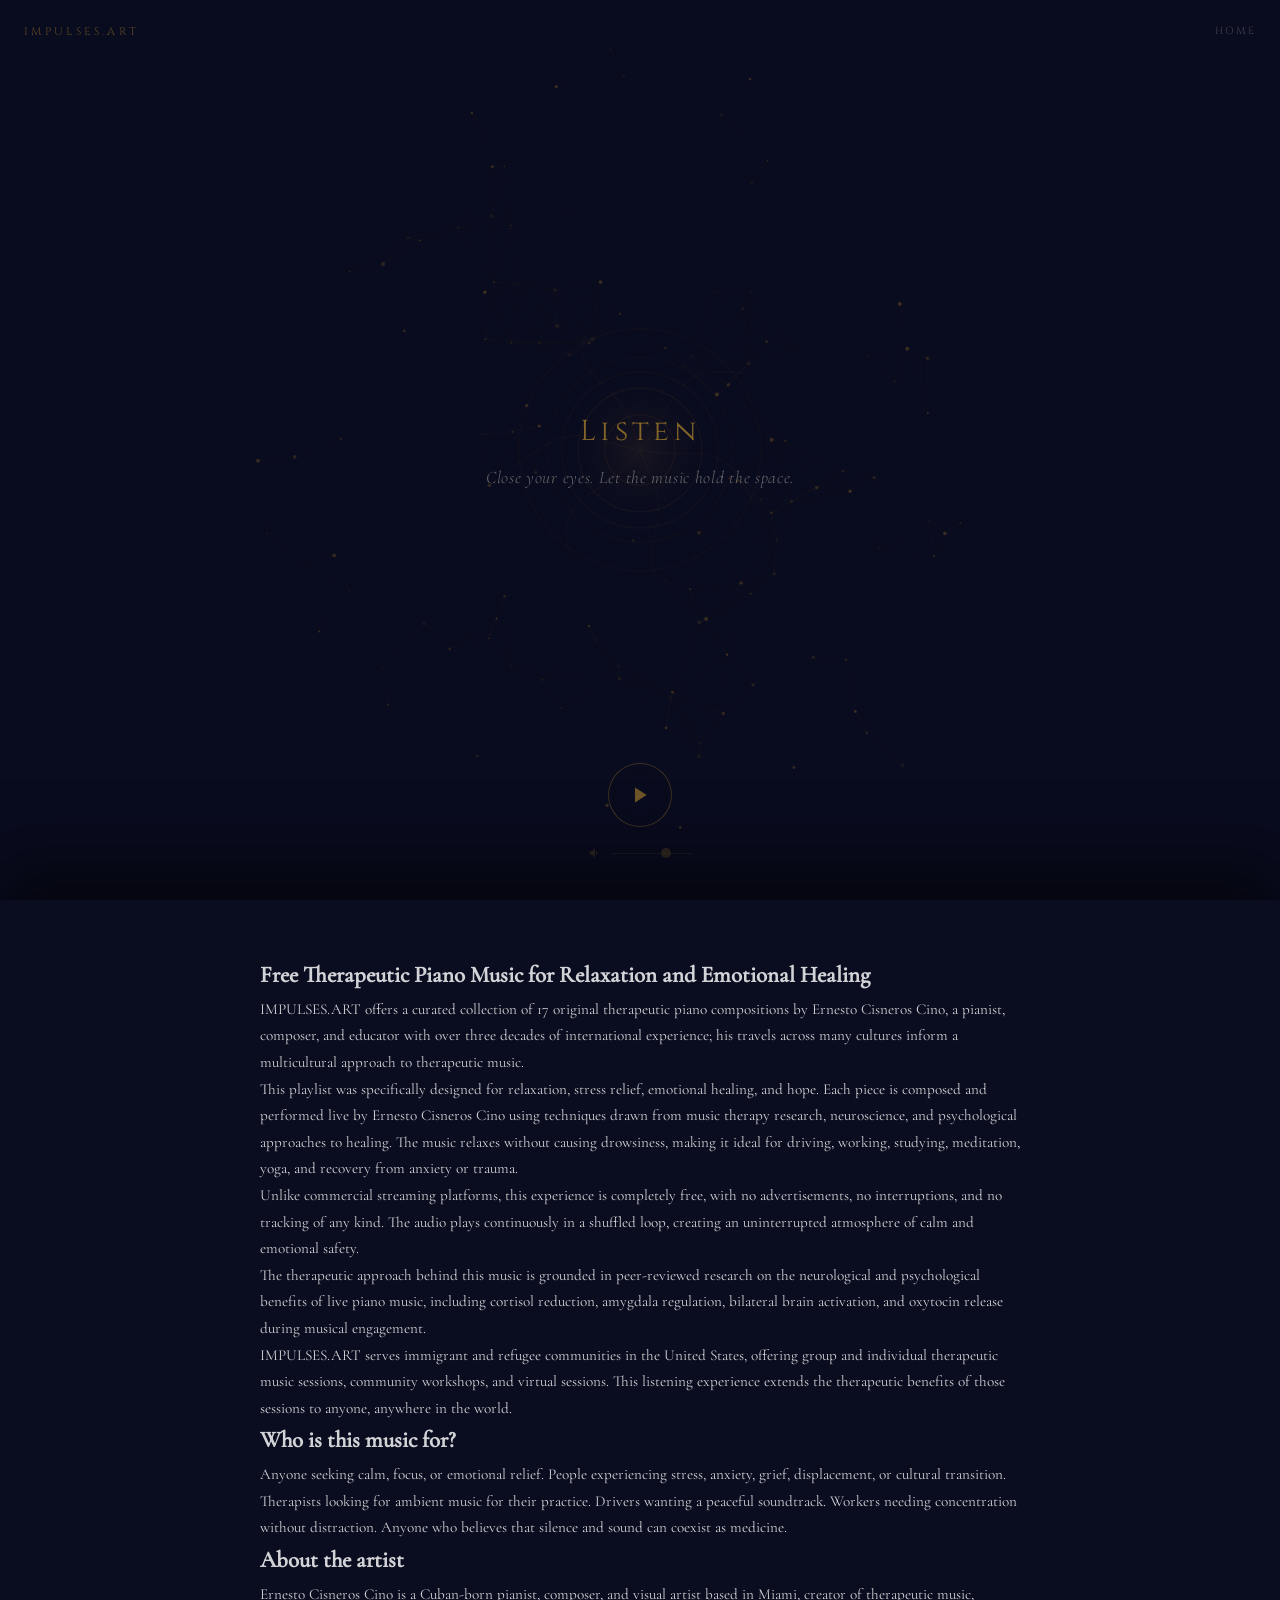
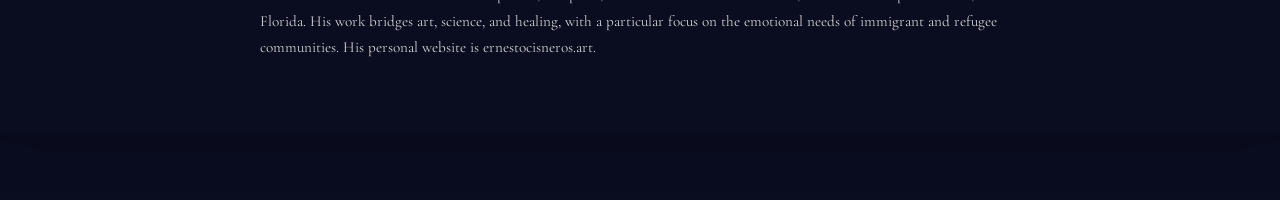
<file: listen.html>
<!DOCTYPE html>
<html lang="en">
<head>
<meta charset="UTF-8">
<meta name="viewport" content="width=device-width, initial-scale=1.0">
<title>Free Therapeutic Piano Music for Relaxation and Emotional Healing | IMPULSES.ART</title>
<meta name="description" content="Listen to 17 original therapeutic piano compositions designed for relaxation, stress relief, and emotional healing. Curated by pianist and composer Ernesto Cisneros Cino. Free, no ads, no interruptions. Perfect for driving, working, meditation, and recovery.">
<meta name="keywords" content="therapeutic piano music, relaxation music, stress relief piano, music therapy playlist, calming piano for driving, emotional healing music, free piano music no ads, ambient piano, mindfulness piano, piano for anxiety relief, music for trauma recovery, immigrant mental health music, relaxing instrumental piano, piano music for focus, soothing piano playlist, therapeutic piano playlist, live piano recordings, piano for hope and resilience">
<link rel="canonical" href="https://impulses.online/listen.html">
<link rel="alternate" hreflang="en" href="https://impulses.online/listen.html">

<!-- Open Graph -->
<meta property="og:type" content="music.playlist">
<meta property="og:url" content="https://impulses.online/listen.html">
<meta property="og:title" content="Free Therapeutic Piano Music — 17 Tracks for Relaxation and Healing">
<meta property="og:description" content="Original piano compositions by pianist and composer Ernesto Cisneros Cino. Designed to relax without drowsiness, generate hope, and accompany your day. No ads, no interruptions.">
<meta property="og:image" content="https://impulses.online/assets/images/og-image.jpg">
<meta property="og:image:width" content="1200">
<meta property="og:image:height" content="630">
<meta property="og:site_name" content="IMPULSES.ART">
<meta property="og:locale" content="en_US">
<meta property="music:duration" content="5400">
<meta property="music:musician" content="https://ernestocisneros.art">

<!-- Twitter -->
<meta name="twitter:card" content="summary_large_image">
<meta name="twitter:site" content="@Impulses_ART">
<meta name="twitter:creator" content="@Impulses_ART">
<meta name="twitter:title" content="Free Therapeutic Piano Music — 17 Tracks for Relaxation">
<meta name="twitter:description" content="Original piano by pianist and composer Ernesto Cisneros Cino. Relaxes without drowsiness. Perfect for driving, work, meditation. No ads.">
<meta name="twitter:image" content="https://impulses.online/assets/images/og-image.jpg">

<!-- Additional SEO -->
<link rel="author" href="https://impulses.online/humans.txt">
<meta name="robots" content="index, follow, max-snippet:-1, max-image-preview:large">
<meta name="author" content="Ernesto Cisneros Cino">
<meta name="rating" content="General">
<meta name="category" content="Music, Health, Therapy">

<!-- Favicon -->
<link rel="icon" type="image/x-icon" href="/favicon.ico">
<link rel="icon" type="image/png" sizes="32x32" href="/assets/images/favicon-32x32.png">
<link rel="icon" type="image/png" sizes="16x16" href="/assets/images/favicon-16x16.png">
<link rel="apple-touch-icon" sizes="180x180" href="/assets/images/apple-touch-icon.png">
<link rel="manifest" href="/site.webmanifest">
<meta name="theme-color" content="#0a0c1f">
<meta name="apple-mobile-web-app-capable" content="yes">
<meta name="apple-mobile-web-app-status-bar-style" content="black-translucent">
<meta name="apple-mobile-web-app-title" content="IMPULSES.ART Listen">
<meta name="mobile-web-app-capable" content="yes">

<!-- Structured Data: MusicPlaylist + MusicRecording -->
<script type="application/ld+json">
{
  "@context": "https://schema.org",
  "@type": "MusicPlaylist",
  "@id": "https://impulses.online/listen.html#playlist",
  "name": "Therapeutic Piano — IMPULSES.ART",
  "description": "17 original therapeutic piano compositions designed for relaxation, emotional healing, stress relief, and hope. Composed and performed by pianist and composer Ernesto Cisneros Cino. Used in therapeutic music sessions with immigrant and refugee communities. Relaxes without drowsiness. Suitable for driving, working, meditation, and recovery.",
  "numTracks": 17,
  "url": "https://impulses.online/listen.html",
  "image": "https://impulses.online/assets/images/og-image.jpg",
  "genre": ["Therapeutic Music", "Ambient Piano", "Relaxation", "Mindfulness"],
  "inLanguage": "zxx",
  "isAccessibleForFree": true,
  "creator": {
    "@id": "https://impulses.online/#person"
  },
  "publisher": {
    "@id": "https://impulses.online/#organization"
  },
  "track": [
    {"@type": "MusicRecording", "position": 1, "name": "Therapeutic Piano I", "duration": "PT5M", "byArtist": {"@id": "https://impulses.online/#person"}},
    {"@type": "MusicRecording", "position": 2, "name": "Therapeutic Piano II", "duration": "PT4M", "byArtist": {"@id": "https://impulses.online/#person"}},
    {"@type": "MusicRecording", "position": 3, "name": "Therapeutic Piano III", "duration": "PT4M", "byArtist": {"@id": "https://impulses.online/#person"}},
    {"@type": "MusicRecording", "position": 4, "name": "Therapeutic Piano IV", "duration": "PT4M", "byArtist": {"@id": "https://impulses.online/#person"}},
    {"@type": "MusicRecording", "position": 5, "name": "Therapeutic Piano V", "duration": "PT6M", "byArtist": {"@id": "https://impulses.online/#person"}},
    {"@type": "MusicRecording", "position": 6, "name": "Therapeutic Piano VI", "duration": "PT7M", "byArtist": {"@id": "https://impulses.online/#person"}},
    {"@type": "MusicRecording", "position": 7, "name": "Therapeutic Piano VII", "duration": "PT3M", "byArtist": {"@id": "https://impulses.online/#person"}},
    {"@type": "MusicRecording", "position": 8, "name": "Therapeutic Piano VIII", "duration": "PT6M", "byArtist": {"@id": "https://impulses.online/#person"}},
    {"@type": "MusicRecording", "position": 9, "name": "Therapeutic Piano IX", "duration": "PT4M", "byArtist": {"@id": "https://impulses.online/#person"}},
    {"@type": "MusicRecording", "position": 10, "name": "Therapeutic Piano X", "duration": "PT6M", "byArtist": {"@id": "https://impulses.online/#person"}},
    {"@type": "MusicRecording", "position": 11, "name": "Therapeutic Piano XI", "duration": "PT6M", "byArtist": {"@id": "https://impulses.online/#person"}},
    {"@type": "MusicRecording", "position": 12, "name": "Therapeutic Piano XII", "duration": "PT5M", "byArtist": {"@id": "https://impulses.online/#person"}},
    {"@type": "MusicRecording", "position": 13, "name": "Therapeutic Piano XIII", "duration": "PT7M", "byArtist": {"@id": "https://impulses.online/#person"}},
    {"@type": "MusicRecording", "position": 14, "name": "Therapeutic Piano XIV", "duration": "PT6M", "byArtist": {"@id": "https://impulses.online/#person"}},
    {"@type": "MusicRecording", "position": 15, "name": "Therapeutic Piano XV", "duration": "PT3M", "byArtist": {"@id": "https://impulses.online/#person"}},
    {"@type": "MusicRecording", "position": 16, "name": "Therapeutic Piano XVI", "duration": "PT4M", "byArtist": {"@id": "https://impulses.online/#person"}},
    {"@type": "MusicRecording", "position": 17, "name": "Therapeutic Piano XVII", "duration": "PT4M", "byArtist": {"@id": "https://impulses.online/#person"}}
  ],
  "keywords": ["therapeutic piano", "relaxation music", "stress relief", "music therapy", "emotional healing", "calming piano", "driving music", "mindfulness", "anxiety relief", "hope", "resilience", "immigrant mental health"]
}
</script>
<link rel="preload" href="assets/fonts/cinzel-400.woff2" as="font" type="font/woff2" crossorigin>
<link rel="preload" href="assets/fonts/cormorant-garamond-300.woff2" as="font" type="font/woff2" crossorigin>
<link rel="stylesheet" href="assets/css/fonts.css">
<style>

*, *::before, *::after { margin: 0; padding: 0; box-sizing: border-box; }

:root {
  --bg: #0a0c1f;
  --gold: #d4a030;
  --gold-bright: #f0c860;
  --gold-dim: rgba(212, 160, 48, 0.5);
  --text: #e8e4dc;
  --text-dim: rgba(200, 195, 185, 0.5);
}

body {
  background: var(--bg);
  color: var(--text);
  font-family: 'Cormorant Garamond', serif;
  overflow-x: hidden;
  overflow-y: auto;
  min-height: 100vh;
  width: 100vw;
  cursor: default;
  user-select: none;
  -webkit-user-select: none;
}

canvas {
  position: fixed;
  top: 0;
  left: 0;
  width: 100%;
  height: 100%;
  z-index: 0;
}

/* ── Logo ── */
.logo {
  position: fixed;
  top: 1.5rem;
  left: 1.5rem;
  font-family: 'Cinzel', serif;
  font-size: 0.7rem;
  letter-spacing: 0.3em;
  color: rgba(212, 160, 48, 0.4);
  text-decoration: none;
  z-index: 10;
  transition: color 0.4s;
}
.logo:hover { color: var(--gold); }

/* ── Home link ── */
.home-link {
  position: fixed;
  top: 1.5rem;
  right: 1.5rem;
  font-family: 'Cinzel', serif;
  font-size: 0.65rem;
  letter-spacing: 0.2em;
  color: rgba(200, 195, 185, 0.3);
  text-decoration: none;
  z-index: 10;
  transition: color 0.4s;
}
.home-link:hover { color: var(--text-dim); }

/* ── Controls ── */
.controls {
  position: fixed;
  bottom: 0;
  left: 0;
  right: 0;
  z-index: 10;
  display: flex;
  flex-direction: column;
  align-items: center;
  padding-bottom: 2.5rem;
}

.play-btn {
  width: 64px;
  height: 64px;
  border-radius: 50%;
  border: 1px solid rgba(212, 160, 48, 0.25);
  background: rgba(10, 12, 31, 0.6);
  backdrop-filter: blur(10px);
  -webkit-backdrop-filter: blur(10px);
  cursor: pointer;
  display: flex;
  align-items: center;
  justify-content: center;
  transition: all 0.4s ease;
  position: relative;
}

.play-btn:hover {
  border-color: var(--gold-dim);
  box-shadow: 0 0 40px rgba(212, 160, 48, 0.1);
}

.play-btn svg {
  fill: var(--gold-dim);
  transition: fill 0.3s;
  width: 20px;
  height: 20px;
}

.play-btn:hover svg { fill: var(--gold); }

.play-icon { display: block; }
.pause-icon { display: none; }
.playing .play-icon { display: none; }
.playing .pause-icon { display: block; }

/* ── Volume ── */
.volume-wrap {
  display: flex;
  align-items: center;
  gap: 0.6rem;
  margin-top: 1.2rem;
  opacity: 0.35;
  transition: opacity 0.4s;
}
.volume-wrap:hover { opacity: 0.7; }

.volume-wrap svg {
  width: 14px;
  height: 14px;
  fill: var(--gold-dim);
  flex-shrink: 0;
}

.volume-slider {
  -webkit-appearance: none;
  appearance: none;
  width: 80px;
  height: 1px;
  background: rgba(212, 160, 48, 0.25);
  outline: none;
  border-radius: 1px;
}

.volume-slider::-webkit-slider-thumb {
  -webkit-appearance: none;
  width: 10px;
  height: 10px;
  border-radius: 50%;
  background: var(--gold-dim);
  cursor: pointer;
  transition: background 0.3s;
}

.volume-slider::-moz-range-thumb {
  width: 10px;
  height: 10px;
  border-radius: 50%;
  background: var(--gold-dim);
  border: none;
  cursor: pointer;
}

/* ── Invitation text ── */
.invitation {
  position: fixed;
  top: 50%;
  left: 50%;
  transform: translate(-50%, -50%);
  z-index: 5;
  text-align: center;
  pointer-events: none;
  transition: opacity 1.5s ease;
}

.invitation h2 {
  font-family: 'Cinzel', serif;
  font-weight: 400;
  font-size: clamp(1.2rem, 3vw, 1.8rem);
  letter-spacing: 0.15em;
  color: rgba(212, 160, 48, 0.6);
  margin-bottom: 1rem;
}

.invitation p {
  font-family: 'Cormorant Garamond', serif;
  font-weight: 300;
  font-style: italic;
  font-size: clamp(0.9rem, 2vw, 1.1rem);
  color: var(--text-dim);
  letter-spacing: 0.04em;
}

.invitation.hidden { opacity: 0; }

/* ── Progress line ── */
.progress-line {
  position: fixed;
  bottom: 0;
  left: 0;
  height: 1px;
  background: linear-gradient(90deg, transparent, var(--gold-dim), transparent);
  z-index: 11;
  transition: width 0.3s linear;
  width: 0%;
}

@media (max-width: 600px) {
  .play-btn { width: 56px; height: 56px; }
  .controls { padding-bottom: 2rem; }
  .logo { font-size: 0.6rem; top: 1rem; left: 1rem; }
  .home-link { top: 1rem; right: 1rem; font-size: 0.6rem; }
}
</style>
</head>
<body>
<main id="main">

<canvas id="viz"></canvas>

<a href="/" class="logo">IMPULSES.ART</a>
<a href="/" class="home-link">HOME</a>

<div class="invitation" id="invitation">
  <h2>Listen</h2>
  <p>Close your eyes. Let the music hold the space.</p>
</div>

<div class="controls">
  <button class="play-btn" id="playBtn" aria-label="Play">
    <svg class="play-icon" viewBox="0 0 24 24"><polygon points="6,3 20,12 6,21"/></svg>
    <svg class="pause-icon" viewBox="0 0 24 24"><rect x="5" y="3" width="4" height="18"/><rect x="15" y="3" width="4" height="18"/></svg>
  </button>
  <div class="volume-wrap">
    <svg viewBox="0 0 24 24"><path d="M3 9v6h4l5 5V4L7 9H3zm13.5 3A4.5 4.5 0 0014 8.5v7a4.47 4.47 0 002.5-3.5z"/></svg>
    <input type="range" class="volume-slider" id="volumeSlider" min="0" max="1" step="0.01" value="0.7">
  </div>
</div>

<div class="progress-line" id="progressLine"></div>


<section id="about-this-music" style="position:relative;z-index:20;margin-top:100vh;background:var(--bg);box-shadow:0 -30px 60px rgba(0,0,0,.55);padding:56px max(22px,calc(50vw - 380px)) 72px;color:rgba(255,255,255,.82);font-size:.95rem;line-height:1.75">
  <h1>Free Therapeutic Piano Music for Relaxation and Emotional Healing</h1>
  <p>IMPULSES.ART offers a curated collection of 17 original therapeutic piano compositions by Ernesto Cisneros Cino, a pianist, composer, and educator with over three decades of international experience; his travels across many cultures inform a multicultural approach to therapeutic music.</p>
  <p>This playlist was specifically designed for relaxation, stress relief, emotional healing, and hope. Each piece is composed and performed live by Ernesto Cisneros Cino using techniques drawn from music therapy research, neuroscience, and psychological approaches to healing. The music relaxes without causing drowsiness, making it ideal for driving, working, studying, meditation, yoga, and recovery from anxiety or trauma.</p>
  <p>Unlike commercial streaming platforms, this experience is completely free, with no advertisements, no interruptions, and no tracking of any kind. The audio plays continuously in a shuffled loop, creating an uninterrupted atmosphere of calm and emotional safety.</p>
  <p>The therapeutic approach behind this music is grounded in peer-reviewed research on the neurological and psychological benefits of live piano music, including cortisol reduction, amygdala regulation, bilateral brain activation, and oxytocin release during musical engagement.</p>
  <p>IMPULSES.ART serves immigrant and refugee communities in the United States, offering group and individual therapeutic music sessions, community workshops, and virtual sessions. This listening experience extends the therapeutic benefits of those sessions to anyone, anywhere in the world.</p>
  <h2>Who is this music for?</h2>
  <p>Anyone seeking calm, focus, or emotional relief. People experiencing stress, anxiety, grief, displacement, or cultural transition. Therapists looking for ambient music for their practice. Drivers wanting a peaceful soundtrack. Workers needing concentration without distraction. Anyone who believes that silence and sound can coexist as medicine.</p>
  <h2>About the artist</h2>
  <p>Ernesto Cisneros Cino is a Cuban-born pianist, composer, and visual artist based in Miami, creator of therapeutic music, Florida. His work bridges art, science, and healing, with a particular focus on the emotional needs of immigrant and refugee communities. His personal website is ernestocisneros.art.</p>
</section>
</main>
<script>
(function () {
  // ── Audio Engine ──
  var tracks = [];
  for (var i = 1; i <= 17; i++) tracks.push('assets/audio/' + i + '.mp3');

  var currentIndex = 0;
  var audio = new Audio();
  audio.crossOrigin = 'anonymous';
  audio.volume = 0.7;
  audio.preload = 'none';  // nada se descarga hasta que el visitante pulse Play

  var audioCtx, analyser, dataArray, source, connected = false;
  var isPlaying = false;
  var sampleRate = 44100;

  // Frequency band indices (computed after audioCtx init)
  var lowStart, lowEnd, highStart, highEnd;

  function initAudioContext() {
    if (connected) return;
    audioCtx = new (window.AudioContext || window.webkitAudioContext)();
    sampleRate = audioCtx.sampleRate;
    analyser = audioCtx.createAnalyser();
    analyser.fftSize = 1024;  // 512 bins → ~86Hz per bin at 44.1kHz
    analyser.smoothingTimeConstant = 0.82;
    dataArray = new Uint8Array(analyser.frequencyBinCount);
    source = audioCtx.createMediaElementSource(audio);
    source.connect(analyser);
    analyser.connect(audioCtx.destination);
    connected = true;

    // Calculate bin ranges
    var binHz = sampleRate / analyser.fftSize;
    lowStart = Math.floor(40 / binHz);     // ~40 Hz
    lowEnd = Math.ceil(450 / binHz);       // ~450 Hz
    highStart = Math.floor(2000 / binHz);  // ~2 kHz
    highEnd = Math.ceil(10000 / binHz);    // ~10 kHz
  }

  function loadTrack(index) {
    currentIndex = index % tracks.length;
    audio.src = tracks[currentIndex];
  }

  function play() {
    initAudioContext();
    if (audioCtx.state === 'suspended') audioCtx.resume();
    audio.play();
    isPlaying = true;
    playBtn.classList.add('playing');
    // Fade out invitation
    setTimeout(function () {
      invitation.classList.add('hidden');
    }, 2000);
  }

  function pause() {
    audio.pause();
    isPlaying = false;
    playBtn.classList.remove('playing');
  }

  audio.addEventListener('ended', function () {
    // Crossfade: load next and play
    loadTrack(currentIndex + 1);
    audio.play();
  });

  // Shuffle on first load
  function shuffle(arr) {
    for (var i = arr.length - 1; i > 0; i--) {
      var j = Math.floor(Math.random() * (i + 1));
      var t = arr[i]; arr[i] = arr[j]; arr[j] = t;
    }
    return arr;
  }
  shuffle(tracks);
  loadTrack(0);

  // ── Controls ──
  var playBtn = document.getElementById('playBtn');
  var volumeSlider = document.getElementById('volumeSlider');
  var invitation = document.getElementById('invitation');
  var progressLine = document.getElementById('progressLine');

  playBtn.addEventListener('click', function () {
    if (isPlaying) pause(); else play();
  });

  volumeSlider.addEventListener('input', function () {
    audio.volume = parseFloat(this.value);
  });

  // Progress
  setInterval(function () {
    if (audio.duration && isPlaying) {
      var pct = (audio.currentTime / audio.duration) * 100;
      progressLine.style.width = pct + '%';
    }
  }, 200);

  // ── Visualization ──
  var canvas = document.getElementById('viz');
  var ctx = canvas.getContext('2d');
  var W, H, cx, cy;
  var particles = [];
  var NUM_PARTICLES = 120;
  var orbRings = [];
  var NUM_RINGS = 5;

  function resize() {
    W = canvas.width = window.innerWidth;
    H = canvas.height = window.innerHeight;
    cx = W / 2;
    cy = H / 2;
  }

  // Particle class
  function Particle() {
    this.reset();
  }

  Particle.prototype.reset = function () {
    var angle = Math.random() * Math.PI * 2;
    var dist = 80 + Math.random() * Math.min(W, H) * 0.35;
    this.x = cx + Math.cos(angle) * dist;
    this.y = cy + Math.sin(angle) * dist;
    this.baseX = this.x;
    this.baseY = this.y;
    this.angle = angle;
    this.dist = dist;
    this.speed = 0.0003 + Math.random() * 0.0008;
    this.r = 0.5 + Math.random() * 1.5;
    this.opacity = 0.1 + Math.random() * 0.3;
    this.phase = Math.random() * Math.PI * 2;
  };

  Particle.prototype.update = function (t, energy) {
    this.angle += this.speed * (1 + energy * 2);
    var breathe = 1 + Math.sin(t * 0.001 + this.phase) * 0.1;
    var energyPush = 1 + energy * 0.4;
    var d = this.dist * breathe * energyPush;
    this.x = cx + Math.cos(this.angle) * d;
    this.y = cy + Math.sin(this.angle) * d;
  };

  Particle.prototype.draw = function (energy) {
    var o = this.opacity * (0.6 + energy * 0.8);
    ctx.beginPath();
    ctx.arc(this.x, this.y, this.r * (1 + energy * 0.5), 0, Math.PI * 2);
    ctx.fillStyle = 'rgba(212, 160, 48, ' + o + ')';
    ctx.fill();
  };

  // Orb ring
  function OrbRing(index) {
    this.baseRadius = 30 + index * 25;
    this.width = 1;
    this.phase = index * 0.7;
    this.speed = 0.0008 + index * 0.0002;
  }

  OrbRing.prototype.draw = function (t, energy) {
    var breathe = Math.sin(t * this.speed + this.phase);
    var r = this.baseRadius * (1 + breathe * 0.15 + energy * 0.3);
    var o = 0.04 + energy * 0.12 + breathe * 0.02;
    ctx.beginPath();
    ctx.arc(cx, cy, r, 0, Math.PI * 2);
    ctx.strokeStyle = 'rgba(212, 160, 48, ' + Math.max(0, o) + ')';
    ctx.lineWidth = this.width + energy * 1.5;
    ctx.stroke();
  };

  // Init
  function init() {
    resize();
    particles = [];
    for (var i = 0; i < NUM_PARTICLES; i++) {
      particles.push(new Particle());
    }
    orbRings = [];
    for (var j = 0; j < NUM_RINGS; j++) {
      orbRings.push(new OrbRing(j));
    }
  }

  // Draw connections between nearby particles
  function drawConnections(energy) {
    var maxDist = 100 + energy * 60;
    for (var i = 0; i < particles.length; i++) {
      for (var j = i + 1; j < particles.length; j++) {
        var dx = particles[i].x - particles[j].x;
        var dy = particles[i].y - particles[j].y;
        var dist = Math.sqrt(dx * dx + dy * dy);
        if (dist < maxDist) {
          var o = (1 - dist / maxDist) * 0.06 * (1 + energy * 3);
          ctx.beginPath();
          ctx.moveTo(particles[i].x, particles[i].y);
          ctx.lineTo(particles[j].x, particles[j].y);
          ctx.strokeStyle = 'rgba(212, 160, 48, ' + o + ')';
          ctx.lineWidth = 0.5;
          ctx.stroke();
        }
      }
    }
  }

  // Central glow
  function drawGlow(energy) {
    var r = 60 + energy * 80;
    var grad = ctx.createRadialGradient(cx, cy, 0, cx, cy, r);
    grad.addColorStop(0, 'rgba(212, 160, 48, ' + (0.06 + energy * 0.12) + ')');
    grad.addColorStop(0.5, 'rgba(212, 160, 48, ' + (0.02 + energy * 0.04) + ')');
    grad.addColorStop(1, 'rgba(212, 160, 48, 0)');
    ctx.beginPath();
    ctx.arc(cx, cy, r, 0, Math.PI * 2);
    ctx.fillStyle = grad;
    ctx.fill();
  }

  // Flowing tendrils
  function drawTendrils(t, energy) {
    var numTendrils = 6;
    for (var i = 0; i < numTendrils; i++) {
      var baseAngle = (Math.PI * 2 / numTendrils) * i + t * 0.0001;
      ctx.beginPath();
      ctx.moveTo(cx, cy);
      var segments = 40;
      for (var s = 1; s <= segments; s++) {
        var frac = s / segments;
        var dist = frac * (120 + energy * 100);
        var wobble = Math.sin(t * 0.002 + i * 1.2 + frac * 4) * 0.3 * frac;
        var angle = baseAngle + wobble;
        var px = cx + Math.cos(angle) * dist;
        var py = cy + Math.sin(angle) * dist;
        ctx.lineTo(px, py);
      }
      var o = 0.03 + energy * 0.06;
      ctx.strokeStyle = 'rgba(212, 160, 48, ' + o + ')';
      ctx.lineWidth = 1 + energy;
      ctx.stroke();
    }
  }

  // ── Main Loop ──
  var lastTime = 0;

  function animate(t) {
    requestAnimationFrame(animate);

    ctx.fillStyle = 'rgba(10, 12, 31, 0.15)';
    ctx.fillRect(0, 0, W, H);

    // Get frequency-separated energy
    var eLow = 0, eHigh = 0;
    if (analyser && isPlaying) {
      analyser.getByteFrequencyData(dataArray);

      // Low band: 40–450 Hz → rings, glow, tendrils (body of piano)
      var sumLow = 0, countLow = 0;
      for (var i = lowStart; i <= lowEnd && i < dataArray.length; i++) {
        sumLow += dataArray[i]; countLow++;
      }
      eLow = countLow > 0 ? (sumLow / countLow) / 255 : 0;

      // High band: 2–10 kHz → particles, connections (attack, harmonics)
      var sumHigh = 0, countHigh = 0;
      for (var i = highStart; i <= highEnd && i < dataArray.length; i++) {
        sumHigh += dataArray[i]; countHigh++;
      }
      eHigh = countHigh > 0 ? (sumHigh / countHigh) / 255 : 0;
    }

    // Ambient animation when not playing
    var ambLow = Math.sin(t * 0.0004) * 0.05 + 0.06;
    var ambHigh = Math.sin(t * 0.0007 + 1.5) * 0.04 + 0.04;
    var low = Math.max(eLow, ambLow);
    var high = Math.max(eHigh, ambHigh);

    // Draw layers — low frequencies drive rings/glow/tendrils
    drawGlow(low);
    drawTendrils(t, low);

    for (var r = 0; r < orbRings.length; r++) {
      orbRings[r].draw(t, low);
    }

    // High frequencies drive particles and connections
    for (var p = 0; p < particles.length; p++) {
      particles[p].update(t, high);
      particles[p].draw(high);
    }

    drawConnections(high);
  }

  // ── Start ──
  init();
  requestAnimationFrame(animate);
  window.addEventListener('resize', function () {
    resize();
    cx = W / 2;
    cy = H / 2;
  });

  // Keyboard shortcuts
  document.addEventListener('keydown', function (e) {
    if (e.code === 'Space') {
      e.preventDefault();
      if (isPlaying) pause(); else play();
    }
  });
})();
</script>



<script src="assets/js/schema-shared.js" defer></script>
</body>
</html>
</file>
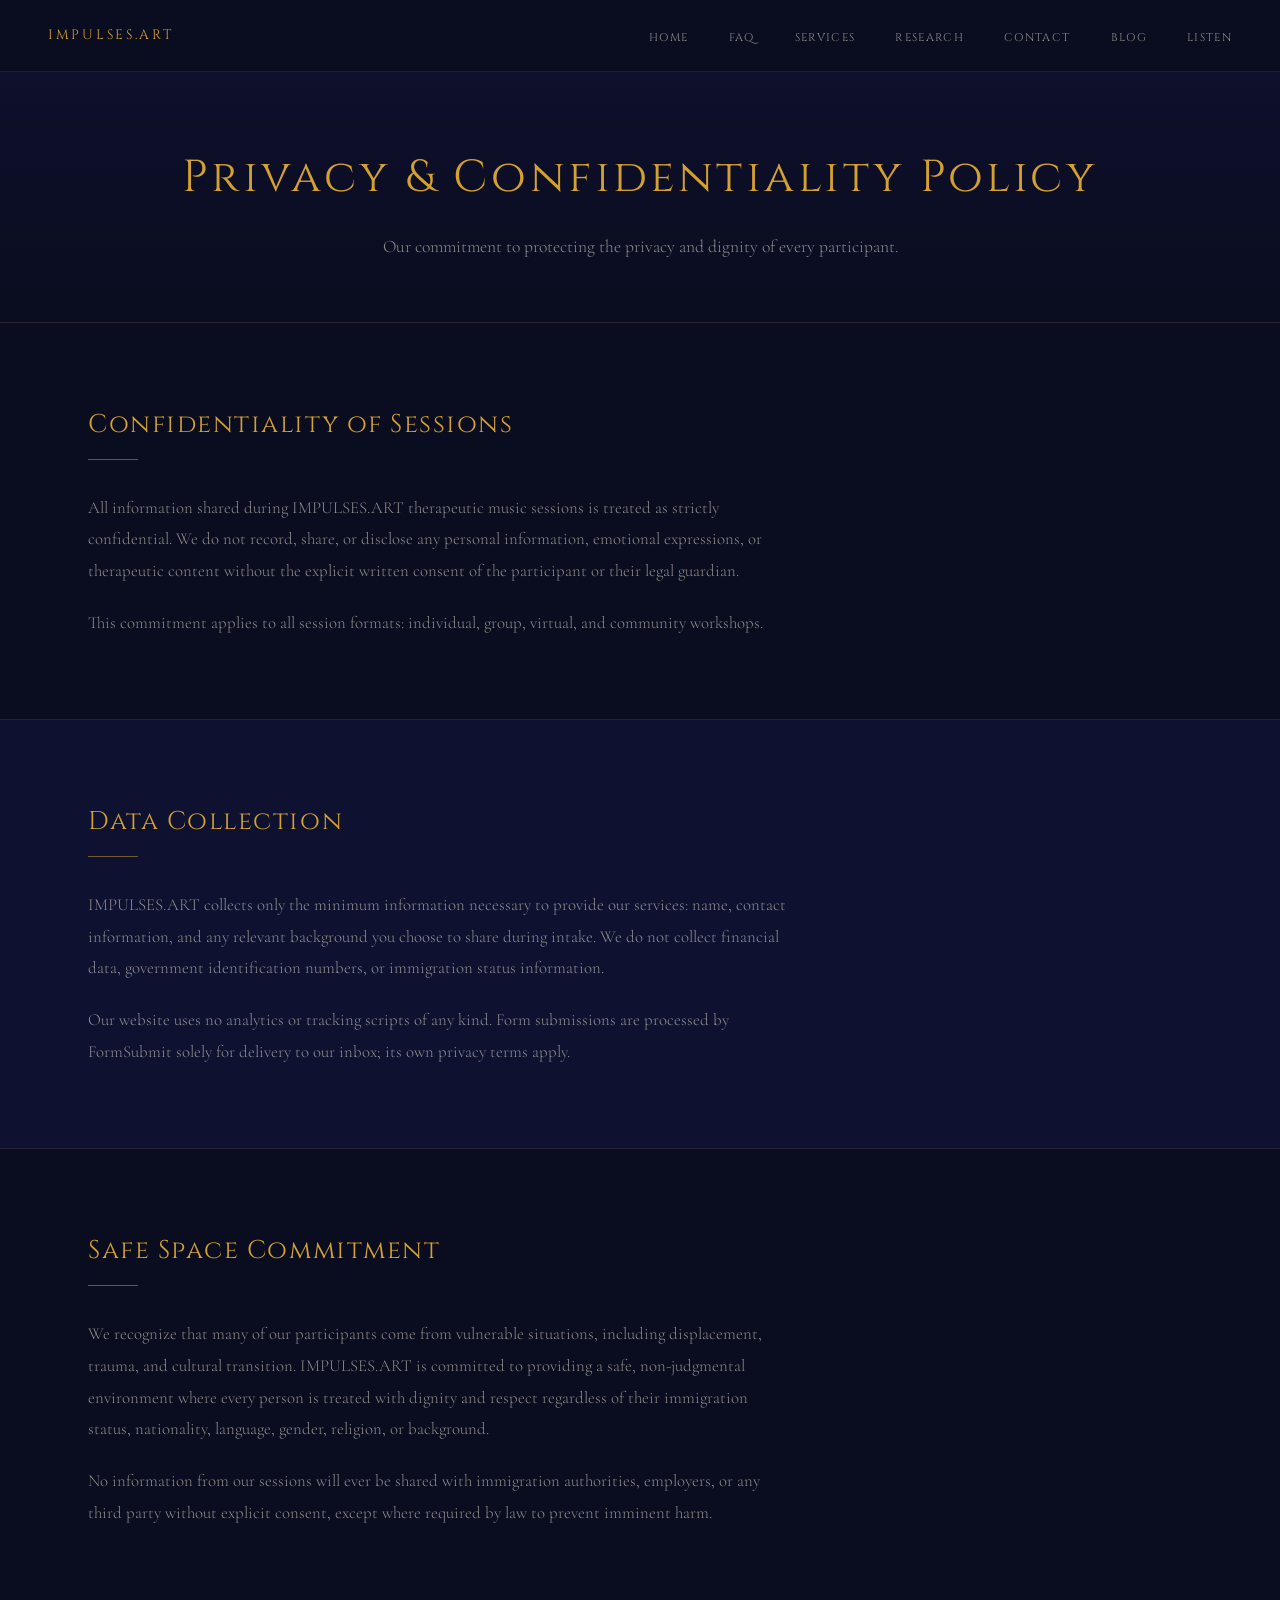
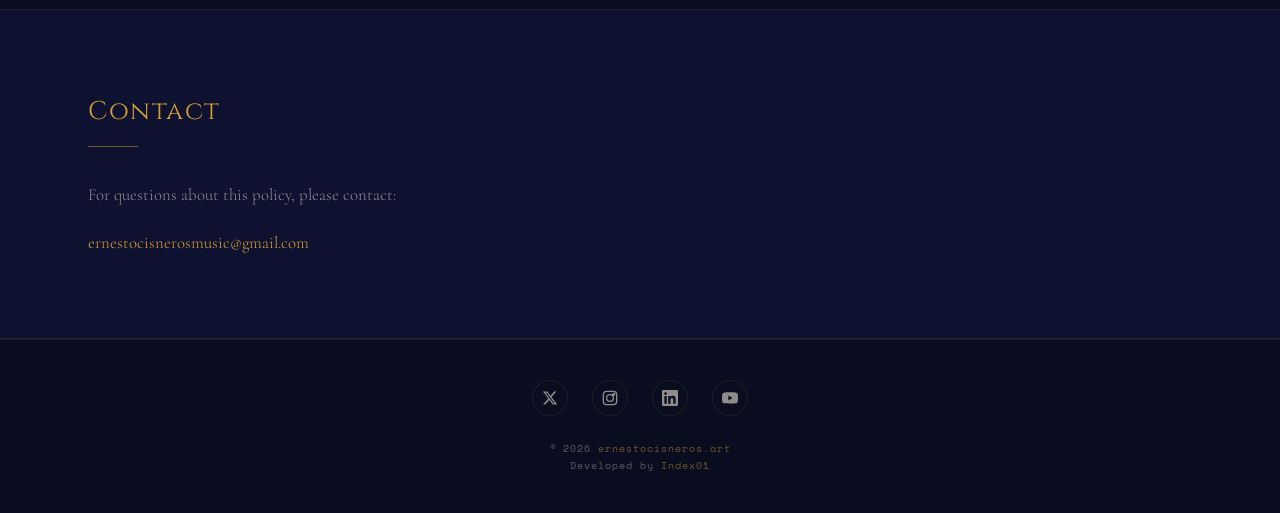
<file: privacy-policy.html>
<!DOCTYPE html>
<html lang="en">
<head>
<meta name="referrer" content="strict-origin-when-cross-origin">
<meta charset="UTF-8">
<meta name="viewport" content="width=device-width, initial-scale=1.0">
<title>Privacy &amp; Confidentiality Policy | IMPULSES.ART</title>
<meta name="description" content="Privacy and confidentiality policy for IMPULSES.ART music therapy services.">
<meta name="robots" content="noindex, follow">
<link rel="icon" type="image/x-icon" href="/favicon.ico">
<link rel="icon" type="image/png" sizes="32x32" href="/assets/images/favicon-32x32.png">
<link rel="icon" type="image/png" sizes="16x16" href="/assets/images/favicon-16x16.png">
<link rel="apple-touch-icon" sizes="180x180" href="/assets/images/apple-touch-icon.png">
<link rel="manifest" href="/site.webmanifest">
<meta name="theme-color" content="#0a0c1f">
<link rel="preload" href="assets/fonts/cinzel-400.woff2" as="font" type="font/woff2" crossorigin>
<link rel="preload" href="assets/fonts/cormorant-garamond-300.woff2" as="font" type="font/woff2" crossorigin>
<link rel="stylesheet" href="assets/css/fonts.css">
<link rel="stylesheet" href="assets/css/style.css">
</head>
<body>

<nav class="nav">
  <a href="index.html" class="nav-logo">IMPULSES.ART</a>
  <button class="nav-hamburger" onclick="document.querySelector('.nav-links').classList.toggle('open')" aria-label="Menu">
    <span></span><span></span><span></span>
  </button>
  <ul class="nav-links">
    <li><a href="index.html">Home</a></li>
    <li><a href="faq.html">FAQ</a></li>
    <li><a href="services.html">Services</a></li>
    <li><a href="research.html">Research</a></li>
    <li><a href="contact.html">Contact</a></li>
    <li><a href="blog.html">Blog</a></li>
    <li><a href="listen.html">Listen</a></li>
  </ul>
</nav>
<main id="main">

<div class="page-header">
  <h1>Privacy &amp; Confidentiality Policy</h1>
  <p>Our commitment to protecting the privacy and dignity of every participant.</p>
</div>

<div class="section">
  <h2 class="section-title">Confidentiality of Sessions</h2>
  <div class="section-divider"></div>
  <p class="section-text" style="margin-bottom:1.25rem;">All information shared during IMPULSES.ART therapeutic music sessions is treated as strictly confidential. We do not record, share, or disclose any personal information, emotional expressions, or therapeutic content without the explicit written consent of the participant or their legal guardian.</p>
  <p class="section-text">This commitment applies to all session formats: individual, group, virtual, and community workshops.</p>
</div>

<div class="section-alt">
  <div class="section">
    <h2 class="section-title">Data Collection</h2>
    <div class="section-divider"></div>
    <p class="section-text" style="margin-bottom:1.25rem;">IMPULSES.ART collects only the minimum information necessary to provide our services: name, contact information, and any relevant background you choose to share during intake. We do not collect financial data, government identification numbers, or immigration status information.</p>
    <p class="section-text">Our website uses no analytics or tracking scripts of any kind. Form submissions are processed by FormSubmit solely for delivery to our inbox; its own privacy terms apply.</p>
  </div>
</div>

<div class="section">
  <h2 class="section-title">Safe Space Commitment</h2>
  <div class="section-divider"></div>
  <p class="section-text" style="margin-bottom:1.25rem;">We recognize that many of our participants come from vulnerable situations, including displacement, trauma, and cultural transition. IMPULSES.ART is committed to providing a safe, non-judgmental environment where every person is treated with dignity and respect regardless of their immigration status, nationality, language, gender, religion, or background.</p>
  <p class="section-text">No information from our sessions will ever be shared with immigration authorities, employers, or any third party without explicit consent, except where required by law to prevent imminent harm.</p>
</div>

<div class="section-alt">
  <div class="section">
    <h2 class="section-title">Contact</h2>
    <div class="section-divider"></div>
    <p class="section-text" style="margin-bottom:1rem;">For questions about this policy, please contact:</p>
    <p class="section-text"><a href="mailto:ernestocisnerosmusic@gmail.com">ernestocisnerosmusic@gmail.com</a></p>
  </div>
</div>

</main>
<footer class="footer">
  <div class="footer-socials">
    <a href="https://x.com/Impulses_ART" target="_blank" rel="noopener" aria-label="X"><svg viewBox="0 0 24 24" fill="currentColor" width="16" height="16"><path d="M18.244 2.25h3.308l-7.227 8.26 8.502 11.24H16.17l-5.214-6.817L4.99 21.75H1.68l7.73-8.835L1.254 2.25H8.08l4.713 6.231zm-1.161 17.52h1.833L7.084 4.126H5.117z"/></svg></a>
    <a href="https://instagram.com/impulses.art" target="_blank" rel="noopener" aria-label="Instagram"><svg viewBox="0 0 24 24" fill="none" stroke="currentColor" stroke-width="2" stroke-linecap="round" stroke-linejoin="round" width="16" height="16"><rect x="2" y="2" width="20" height="20" rx="5"/><circle cx="12" cy="12" r="5"/><circle cx="17.5" cy="6.5" r="1.5"/></svg></a>
    <a href="https://linkedin.com/company/impulses-art" target="_blank" rel="noopener" aria-label="LinkedIn"><svg viewBox="0 0 24 24" fill="currentColor" width="16" height="16"><path d="M20.447 20.452h-3.554v-5.569c0-1.328-.027-3.037-1.852-3.037-1.853 0-2.136 1.445-2.136 2.939v5.667H9.351V9h3.414v1.561h.046c.477-.9 1.637-1.85 3.37-1.85 3.601 0 4.267 2.37 4.267 5.455v6.286zM5.337 7.433a2.062 2.062 0 01-2.063-2.065 2.064 2.064 0 112.063 2.065zm1.782 13.019H3.555V9h3.564v11.452zM22.225 0H1.771C.792 0 0 .774 0 1.729v20.542C0 23.227.792 24 1.771 24h20.451C23.2 24 24 23.227 24 22.271V1.729C24 .774 23.2 0 22.222 0h.003z"/></svg></a>
    <a href="https://youtube.com/@ernestocisnerosmusic" target="_blank" rel="noopener" aria-label="YouTube"><svg viewBox="0 0 24 24" fill="currentColor" width="16" height="16"><path d="M23.498 6.186a3.016 3.016 0 00-2.122-2.136C19.505 3.545 12 3.545 12 3.545s-7.505 0-9.377.505A3.017 3.017 0 00.502 6.186C0 8.07 0 12 0 12s0 3.93.502 5.814a3.016 3.016 0 002.122 2.136c1.871.505 9.376.505 9.376.505s7.505 0 9.377-.505a3.015 3.015 0 002.122-2.136C24 15.93 24 12 24 12s0-3.93-.502-5.814zM9.545 15.568V8.432L15.818 12l-6.273 3.568z"/></svg></a>
  </div>
  <p class="footer-copy">&copy; 2026 <a href="https://ernestocisneros.art">ernestocisneros.art</a></p>
  <p class="footer-copy footer-credit">Developed by <a href="https://index01.net" target="_blank" rel="noopener">Index01</a></p>
</footer>

<script src="assets/js/schema-shared.js" defer></script>
</body>
</html>
</file>
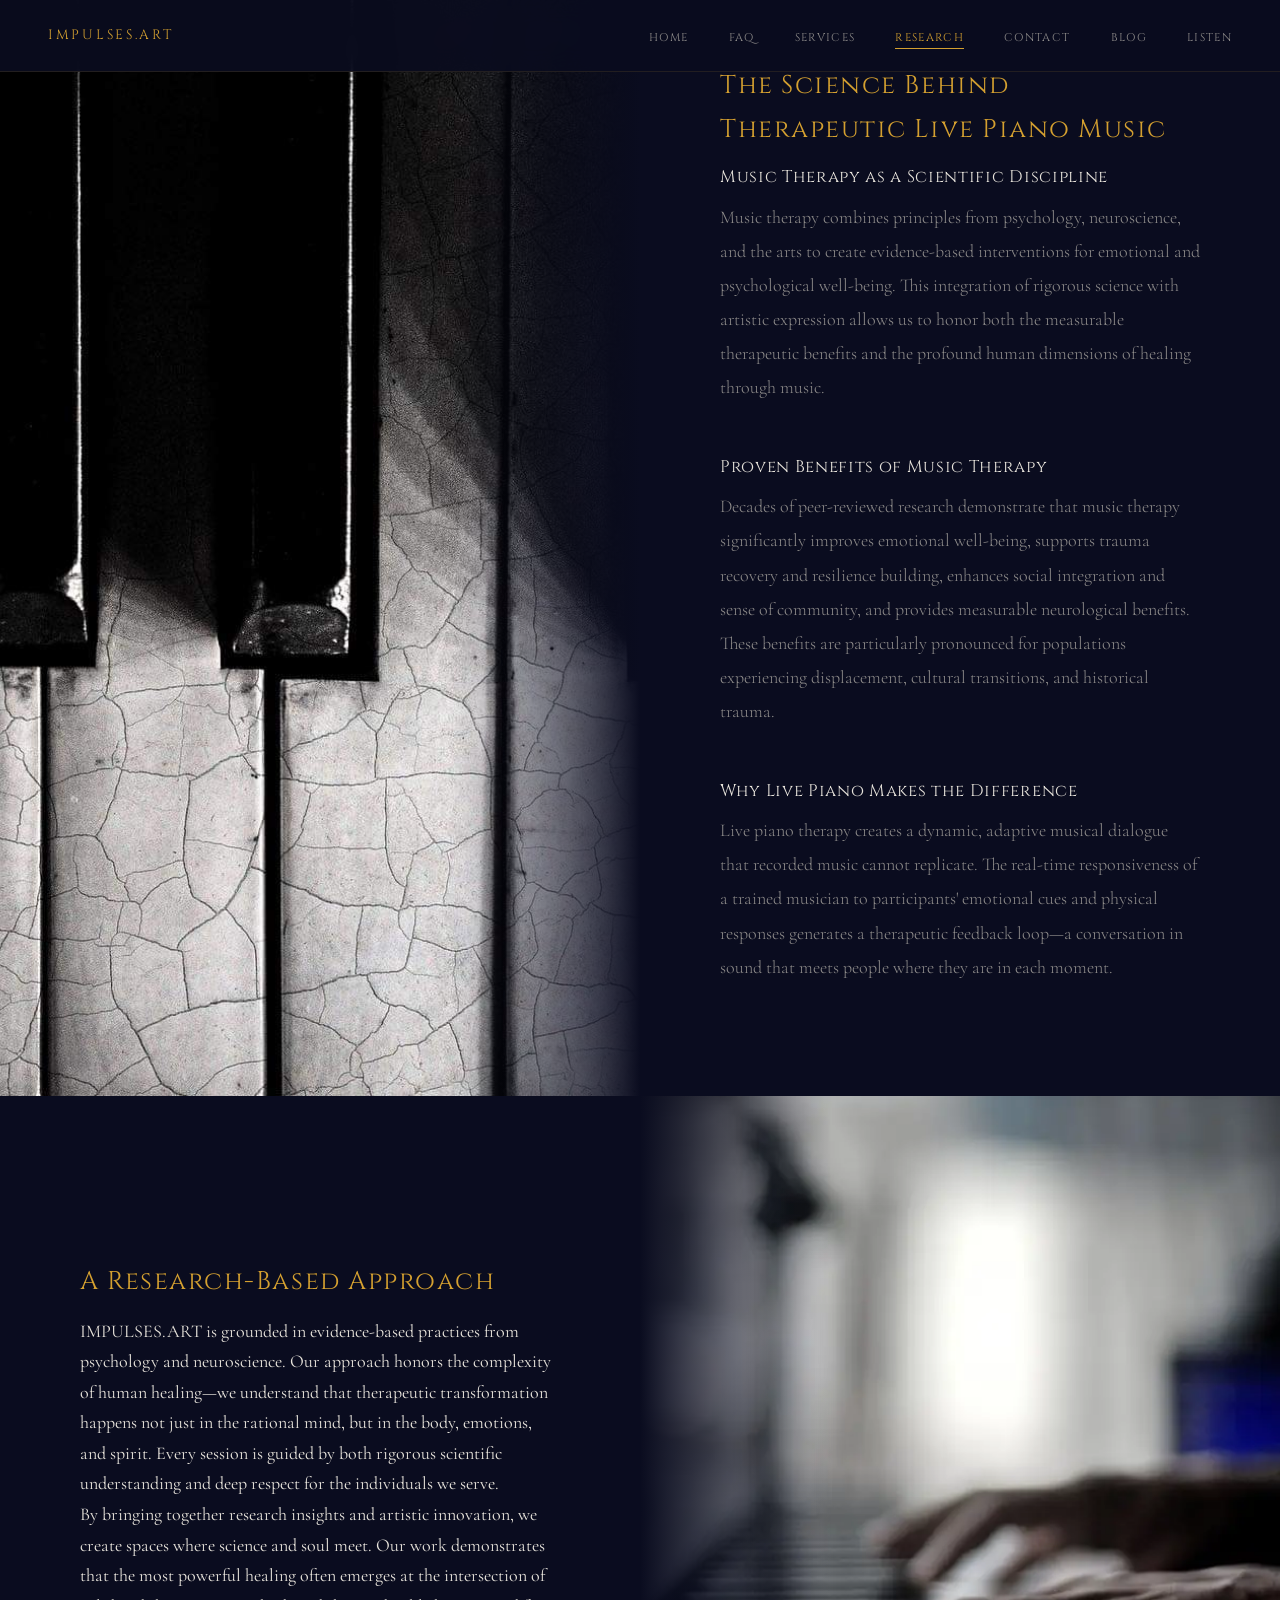
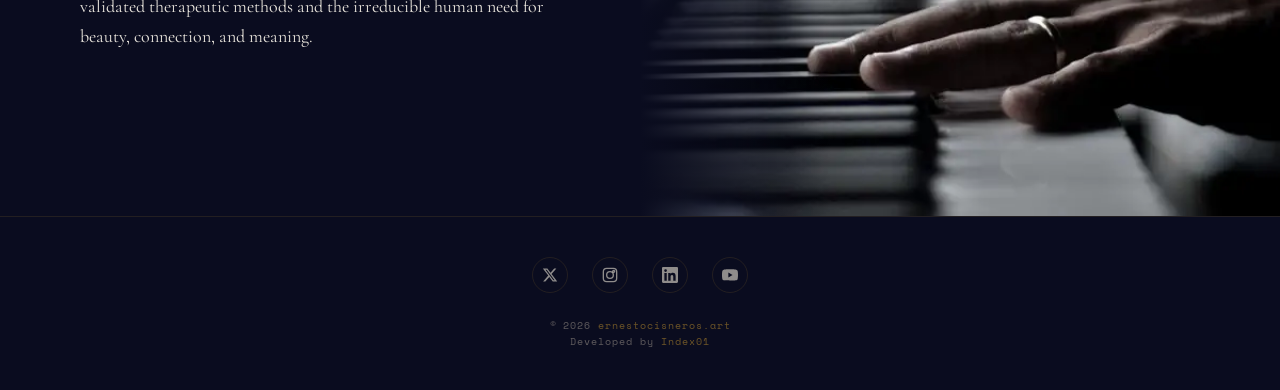
<file: research.html>
<!DOCTYPE html>
<html lang="en">
<head>
  <meta name="referrer" content="strict-origin-when-cross-origin">
  <meta charset="UTF-8">
  <meta name="viewport" content="width=device-width, initial-scale=1.0">
  <title>Research | IMPULSES.ART</title>
  <meta name="description" content="The science and research behind IMPULSES.ART music therapy.">
  <link rel="canonical" href="https://impulses.online/research.html">
  <link rel="alternate" hreflang="en" href="https://impulses.online/research.html">
  <meta property="og:type" content="website">
  <meta property="og:url" content="https://impulses.online/research.html">
  <meta property="og:title" content="Research | IMPULSES.ART">
  <meta property="og:description" content="The science and research behind IMPULSES.ART music therapy.">
  <meta property="og:image" content="https://impulses.online/assets/images/og-image.jpg">
  <meta property="og:site_name" content="IMPULSES.ART">
  <meta property="og:locale" content="en_US">
  <meta name="twitter:card" content="summary_large_image">
  <meta name="twitter:title" content="Research | IMPULSES.ART">
  <meta name="twitter:description" content="The science and research behind IMPULSES.ART music therapy.">
  <meta name="twitter:image" content="https://impulses.online/assets/images/og-image.jpg">
  <link rel="author" href="humans.txt">
  <link rel="icon" type="image/x-icon" href="/favicon.ico">
  <link rel="icon" type="image/png" sizes="32x32" href="/assets/images/favicon-32x32.png">
  <link rel="icon" type="image/png" sizes="16x16" href="/assets/images/favicon-16x16.png">
  <link rel="apple-touch-icon" sizes="180x180" href="/assets/images/apple-touch-icon.png">
  <link rel="manifest" href="/site.webmanifest">
  <meta name="theme-color" content="#0a0c1f">
  <link rel="preload" href="assets/fonts/cinzel-400.woff2" as="font" type="font/woff2" crossorigin>
  <link rel="preload" href="assets/fonts/cormorant-garamond-300.woff2" as="font" type="font/woff2" crossorigin>
  <link rel="stylesheet" href="assets/css/fonts.css">
  <link rel="preload" as="image" href="assets/images/hands-light.jpg" fetchpriority="high">
  <link rel="stylesheet" href="assets/css/style.css">
</head>
<body>
  <nav class="nav">
    <a href="index.html" class="nav-logo">IMPULSES.ART</a>
    <button class="nav-hamburger" onclick="document.querySelector('.nav-links').classList.toggle('open')" aria-label="Menu">
      <span></span><span></span><span></span>
    </button>
    <ul class="nav-links">
      <li><a href="index.html">Home</a></li>
      <li><a href="faq.html">FAQ</a></li>
      <li><a href="services.html">Services</a></li>
      <li><a href="research.html" class="active">Research</a></li>
      <li><a href="contact.html">Contact</a></li>
      <li><a href="blog.html">Blog</a></li>
    <li><a href="listen.html">Listen</a></li>
    </ul>
  </nav>

  <main id="main">
<section class="split">
    <div class="split-image placeholder-hands"></div>
    <div class="split-content">
      <h1 class="section-title">The Science Behind Therapeutic Live Piano Music</h1>
      
      <div class="research-block">
        <h2 class="sr-only">Key findings</h2>
      <h3>Music Therapy as a Scientific Discipline</h3>
        <p>Music therapy combines principles from psychology, neuroscience, and the arts to create evidence-based interventions for emotional and psychological well-being. This integration of rigorous science with artistic expression allows us to honor both the measurable therapeutic benefits and the profound human dimensions of healing through music.</p>
      </div>

      <div class="research-block">
        <h3>Proven Benefits of Music Therapy</h3>
        <p>Decades of peer-reviewed research demonstrate that music therapy significantly improves emotional well-being, supports trauma recovery and resilience building, enhances social integration and sense of community, and provides measurable neurological benefits. These benefits are particularly pronounced for populations experiencing displacement, cultural transitions, and historical trauma.</p>
      </div>

      <div class="research-block">
        <h3>Why Live Piano Makes the Difference</h3>
        <p>Live piano therapy creates a dynamic, adaptive musical dialogue that recorded music cannot replicate. The real-time responsiveness of a trained musician to participants' emotional cues and physical responses generates a therapeutic feedback loop—a conversation in sound that meets people where they are in each moment.</p>
      </div>
    </div>
  </section>

  <section class="split split-reverse">
    <div class="split-image placeholder-piano"></div>
    <div class="split-content">
      <h2 class="section-title">A Research-Based Approach</h2>
      <p>IMPULSES.ART is grounded in evidence-based practices from psychology and neuroscience. Our approach honors the complexity of human healing—we understand that therapeutic transformation happens not just in the rational mind, but in the body, emotions, and spirit. Every session is guided by both rigorous scientific understanding and deep respect for the individuals we serve.</p>
      <p>By bringing together research insights and artistic innovation, we create spaces where science and soul meet. Our work demonstrates that the most powerful healing often emerges at the intersection of validated therapeutic methods and the irreducible human need for beauty, connection, and meaning.</p>
    </div>
  </section>

  </main>

<footer class="footer">
    <div class="footer-socials">
      <a href="https://x.com/Impulses_ART" target="_blank" rel="noopener" aria-label="X"><svg viewBox="0 0 24 24" fill="currentColor" width="16" height="16"><path d="M18.244 2.25h3.308l-7.227 8.26 8.502 11.24H16.17l-5.214-6.817L4.99 21.75H1.68l7.73-8.835L1.254 2.25H8.08l4.713 6.231zm-1.161 17.52h1.833L7.084 4.126H5.117z"/></svg></a>
      <a href="https://instagram.com/impulses.art" target="_blank" rel="noopener" aria-label="Instagram"><svg viewBox="0 0 24 24" fill="none" stroke="currentColor" stroke-width="2" stroke-linecap="round" stroke-linejoin="round" width="16" height="16"><rect x="2" y="2" width="20" height="20" rx="5"/><circle cx="12" cy="12" r="5"/><circle cx="17.5" cy="6.5" r="1.5"/></svg></a>
      <a href="https://linkedin.com/company/impulses-art" target="_blank" rel="noopener" aria-label="LinkedIn"><svg viewBox="0 0 24 24" fill="currentColor" width="16" height="16"><path d="M20.447 20.452h-3.554v-5.569c0-1.328-.027-3.037-1.852-3.037-1.853 0-2.136 1.445-2.136 2.939v5.667H9.351V9h3.414v1.561h.046c.477-.9 1.637-1.85 3.37-1.85 3.601 0 4.267 2.37 4.267 5.455v6.286zM5.337 7.433a2.062 2.062 0 01-2.063-2.065 2.064 2.064 0 112.063 2.065zm1.782 13.019H3.555V9h3.564v11.452zM22.225 0H1.771C.792 0 0 .774 0 1.729v20.542C0 23.227.792 24 1.771 24h20.451C23.2 24 24 23.227 24 22.271V1.729C24 .774 23.2 0 22.222 0h.003z"/></svg></a>
      <a href="https://youtube.com/@ernestocisnerosmusic" target="_blank" rel="noopener" aria-label="YouTube"><svg viewBox="0 0 24 24" fill="currentColor" width="16" height="16"><path d="M23.498 6.186a3.016 3.016 0 00-2.122-2.136C19.505 3.545 12 3.545 12 3.545s-7.505 0-9.377.505A3.017 3.017 0 00.502 6.186C0 8.07 0 12 0 12s0 3.93.502 5.814a3.016 3.016 0 002.122 2.136c1.871.505 9.376.505 9.376.505s7.505 0 9.377-.505a3.015 3.015 0 002.122-2.136C24 15.93 24 12 24 12s0-3.93-.502-5.814zM9.545 15.568V8.432L15.818 12l-6.273 3.568z"/></svg></a>
    </div>
    <p class="footer-copy">&copy; 2026 <a href="https://ernestocisneros.art">ernestocisneros.art</a></p>
  <p class="footer-copy footer-credit">Developed by <a href="https://index01.net" target="_blank" rel="noopener">Index01</a></p>
  </footer>
  <script src="assets/js/schema-shared.js" defer></script>
  <script type="application/ld+json">
  {
    "@context": "https://schema.org",
    "@type": "WebPage",
    "@id": "https://impulses.online/research.html#page",
    "name": "Research — IMPULSES.ART",
    "description": "The science and research behind IMPULSES.ART music therapy.",
    "isPartOf": { "@id": "https://impulses.online/#website" },
    "about": {
      "@type": "Thing",
      "name": "Research on music and emotional wellbeing",
      "description": "What peer-reviewed research says about live piano music and emotional wellbeing: the science behind the therapeutic music of IMPULSES.ART."
    },
    "citation": [
      {"@type": "ScholarlyArticle", "name": "Defining Music Therapy", "author": "Bruscia, K. E.", "datePublished": "2014"},
      {"@type": "ScholarlyArticle", "name": "Brain correlates of music-evoked emotions", "author": "Koelsch, S.", "datePublished": "2014"},
      {"@type": "ScholarlyArticle", "name": "Trauma and music therapy", "author": "Bensimon, M., Amir, D., & Wolf, Y.", "datePublished": "2012"},
      {"@type": "ScholarlyArticle", "name": "The organization of the auditory brain", "author": "Levitin, D. J.", "datePublished": "2006"}
    ]
  }
  </script>
</body>
</html>
</file>
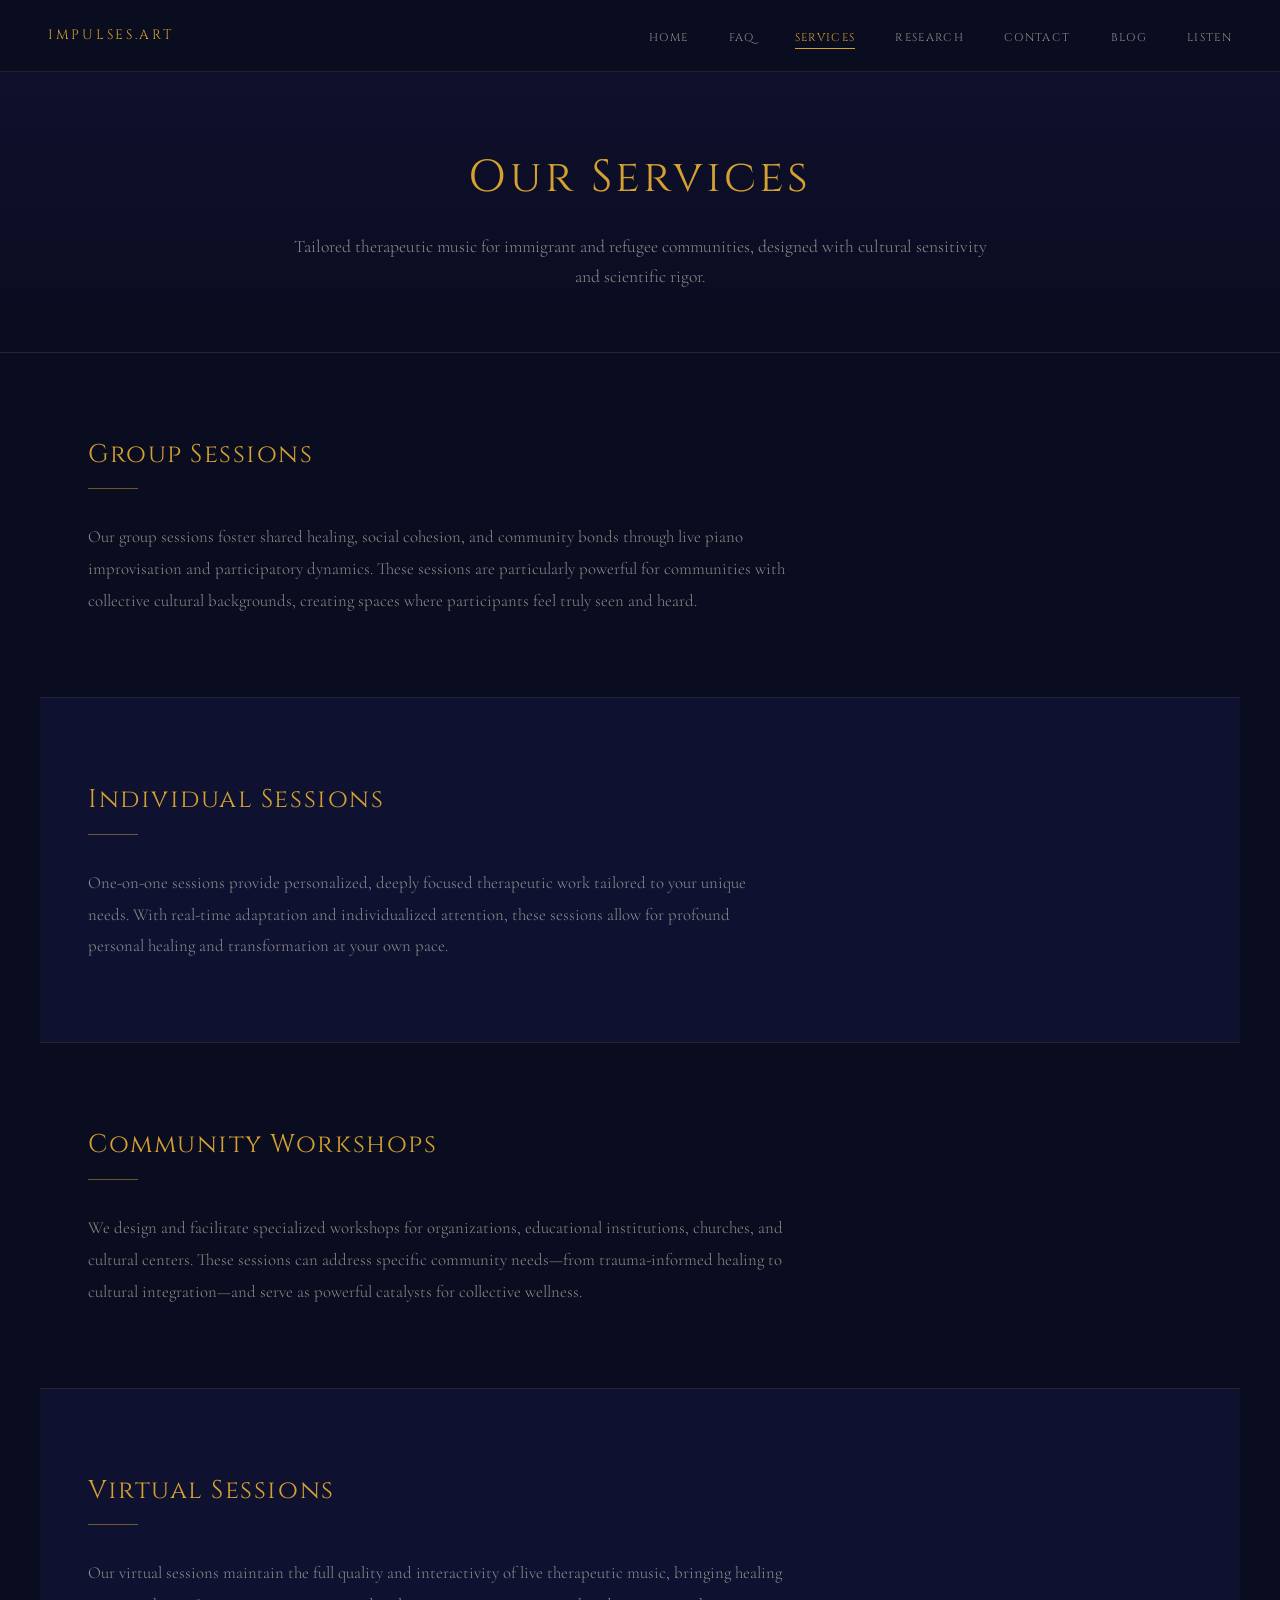
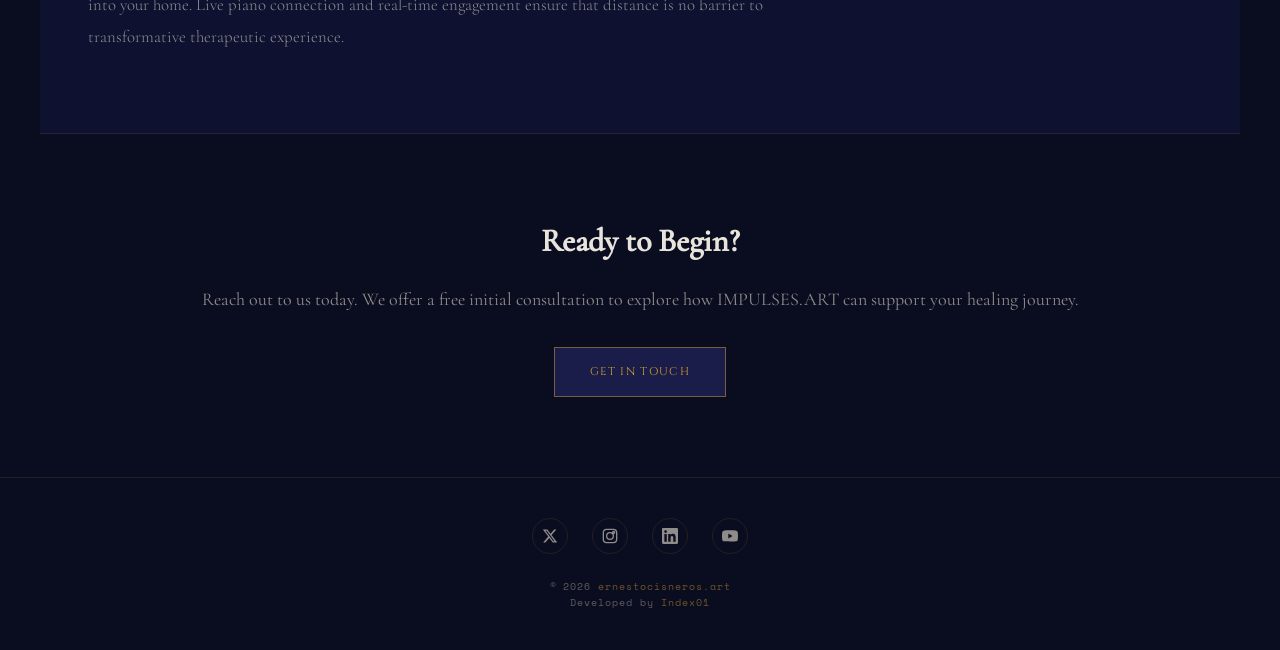
<file: services.html>
<!DOCTYPE html>
<html lang="en">
<head>
  <meta name="referrer" content="strict-origin-when-cross-origin">
  <meta charset="UTF-8">
  <meta name="viewport" content="width=device-width, initial-scale=1.0">
  <title>Services | IMPULSES.ART</title>
  <meta name="description" content="Discover our therapeutic music services for immigrant and refugee communities.">
  <link rel="canonical" href="https://impulses.online/services.html">
  <link rel="alternate" hreflang="en" href="https://impulses.online/services.html">
  <meta property="og:type" content="website">
  <meta property="og:url" content="https://impulses.online/services.html">
  <meta property="og:title" content="Services | IMPULSES.ART">
  <meta property="og:description" content="Discover our therapeutic music services for immigrant and refugee communities.">
  <meta property="og:image" content="https://impulses.online/assets/images/og-image.jpg">
  <meta property="og:site_name" content="IMPULSES.ART">
  <meta property="og:locale" content="en_US">
  <meta name="twitter:card" content="summary_large_image">
  <meta name="twitter:site" content="@Impulses_ART">
  <meta name="twitter:title" content="Services | IMPULSES.ART">
  <meta name="twitter:description" content="Discover our therapeutic music services for immigrant and refugee communities.">
  <meta name="twitter:image" content="https://impulses.online/assets/images/og-image.jpg">
  <link rel="author" href="https://impulses.online/humans.txt">
  <link rel="icon" type="image/x-icon" href="/favicon.ico">
  <link rel="icon" type="image/png" sizes="32x32" href="/assets/images/favicon-32x32.png">
  <link rel="icon" type="image/png" sizes="16x16" href="/assets/images/favicon-16x16.png">
  <link rel="apple-touch-icon" sizes="180x180" href="/assets/images/apple-touch-icon.png">
  <link rel="manifest" href="/site.webmanifest">
  <meta name="theme-color" content="#0a0c1f">
  <link rel="preload" href="assets/fonts/cinzel-400.woff2" as="font" type="font/woff2" crossorigin>
  <link rel="preload" href="assets/fonts/cormorant-garamond-300.woff2" as="font" type="font/woff2" crossorigin>
  <link rel="stylesheet" href="assets/css/fonts.css">
  <link rel="stylesheet" href="assets/css/style.css">
  <script type="application/ld+json">
{
  "@context": "https://schema.org",
  "@type": "ItemList",
  "@id": "https://impulses.online/services.html#services",
  "name": "IMPULSES.ART Therapeutic Music Services",
  "itemListElement": [
    {
      "@type": "ListItem",
      "position": 1,
      "item": {
        "@type": "Service",
        "name": "Group Therapeutic Music Sessions",
        "description": "Collective healing through live piano improvisation and participatory dynamics, fostering social cohesion and community bonds.",
        "provider": { "@id": "https://impulses.online/#organization" }
      }
    },
    {
      "@type": "ListItem",
      "position": 2,
      "item": {
        "@type": "Service",
        "name": "Individual Therapeutic Music Sessions",
        "description": "One-on-one personalized therapeutic work with real-time adaptation and individualized attention.",
        "provider": { "@id": "https://impulses.online/#organization" }
      }
    },
    {
      "@type": "ListItem",
      "position": 3,
      "item": {
        "@type": "Service",
        "name": "Community Workshops",
        "description": "Specialized workshops for organizations, educational institutions, churches, and cultural centers addressing community needs.",
        "provider": { "@id": "https://impulses.online/#organization" }
      }
    },
    {
      "@type": "ListItem",
      "position": 4,
      "item": {
        "@type": "Service",
        "name": "Virtual Therapeutic Music Sessions",
        "description": "Remote therapeutic music sessions maintaining full quality and interactivity of live sessions.",
        "provider": { "@id": "https://impulses.online/#organization" }
      }
    }
  ]
}
  </script>
</head>
<body>
  <nav class="nav">
    <a href="index.html" class="nav-logo">IMPULSES.ART</a>
    <button class="nav-hamburger" onclick="document.querySelector('.nav-links').classList.toggle('open')" aria-label="Menu">
      <span></span><span></span><span></span>
    </button>
    <ul class="nav-links">
      <li><a href="index.html">Home</a></li>
      <li><a href="faq.html">FAQ</a></li>
      <li><a href="services.html" class="active">Services</a></li>
      <li><a href="research.html">Research</a></li>
      <li><a href="contact.html">Contact</a></li>
      <li><a href="blog.html">Blog</a></li>
    <li><a href="listen.html">Listen</a></li>
    </ul>
  </nav>

  <main id="main">
<section class="page-header">
    <h1>Our Services</h1>
    <p>Tailored therapeutic music for immigrant and refugee communities, designed with cultural sensitivity and scientific rigor.</p>
  </section>

  <section class="section">
    <h2 class="section-title">Group Sessions</h2>
    <div class="section-divider"></div>
    <p class="section-text">Our group sessions foster shared healing, social cohesion, and community bonds through live piano improvisation and participatory dynamics. These sessions are particularly powerful for communities with collective cultural backgrounds, creating spaces where participants feel truly seen and heard.</p>
  </section>

  <section class="section section-alt">
    <h2 class="section-title">Individual Sessions</h2>
    <div class="section-divider"></div>
    <p class="section-text">One-on-one sessions provide personalized, deeply focused therapeutic work tailored to your unique needs. With real-time adaptation and individualized attention, these sessions allow for profound personal healing and transformation at your own pace.</p>
  </section>

  <section class="section">
    <h2 class="section-title">Community Workshops</h2>
    <div class="section-divider"></div>
    <p class="section-text">We design and facilitate specialized workshops for organizations, educational institutions, churches, and cultural centers. These sessions can address specific community needs—from trauma-informed healing to cultural integration—and serve as powerful catalysts for collective wellness.</p>
  </section>

  <section class="section section-alt">
    <h2 class="section-title">Virtual Sessions</h2>
    <div class="section-divider"></div>
    <p class="section-text">Our virtual sessions maintain the full quality and interactivity of live therapeutic music, bringing healing into your home. Live piano connection and real-time engagement ensure that distance is no barrier to transformative therapeutic experience.</p>
  </section>

  <section class="section">
    <h2 style="text-align: center; font-size: 2rem; margin-bottom: 1rem;">Ready to Begin?</h2>
    <p style="text-align: center; margin-bottom: 2rem; color: var(--text-secondary);">Reach out to us today. We offer a free initial consultation to explore how IMPULSES.ART can support your healing journey.</p>
    <div style="text-align: center;">
      <a href="contact.html" class="btn btn-filled">Get In Touch</a>
    </div>
  </section>

  </main>

<footer class="footer">
    <div class="footer-socials">
      <a href="https://x.com/Impulses_ART" target="_blank" rel="noopener" aria-label="X"><svg viewBox="0 0 24 24" fill="currentColor" width="16" height="16"><path d="M18.244 2.25h3.308l-7.227 8.26 8.502 11.24H16.17l-5.214-6.817L4.99 21.75H1.68l7.73-8.835L1.254 2.25H8.08l4.713 6.231zm-1.161 17.52h1.833L7.084 4.126H5.117z"/></svg></a>
      <a href="https://instagram.com/impulses.art" target="_blank" rel="noopener" aria-label="Instagram"><svg viewBox="0 0 24 24" fill="none" stroke="currentColor" stroke-width="2" stroke-linecap="round" stroke-linejoin="round" width="16" height="16"><rect x="2" y="2" width="20" height="20" rx="5"/><circle cx="12" cy="12" r="5"/><circle cx="17.5" cy="6.5" r="1.5"/></svg></a>
      <a href="https://linkedin.com/company/impulses-art" target="_blank" rel="noopener" aria-label="LinkedIn"><svg viewBox="0 0 24 24" fill="currentColor" width="16" height="16"><path d="M20.447 20.452h-3.554v-5.569c0-1.328-.027-3.037-1.852-3.037-1.853 0-2.136 1.445-2.136 2.939v5.667H9.351V9h3.414v1.561h.046c.477-.9 1.637-1.85 3.37-1.85 3.601 0 4.267 2.37 4.267 5.455v6.286zM5.337 7.433a2.062 2.062 0 01-2.063-2.065 2.064 2.064 0 112.063 2.065zm1.782 13.019H3.555V9h3.564v11.452zM22.225 0H1.771C.792 0 0 .774 0 1.729v20.542C0 23.227.792 24 1.771 24h20.451C23.2 24 24 23.227 24 22.271V1.729C24 .774 23.2 0 22.222 0h.003z"/></svg></a>
      <a href="https://youtube.com/@ernestocisnerosmusic" target="_blank" rel="noopener" aria-label="YouTube"><svg viewBox="0 0 24 24" fill="currentColor" width="16" height="16"><path d="M23.498 6.186a3.016 3.016 0 00-2.122-2.136C19.505 3.545 12 3.545 12 3.545s-7.505 0-9.377.505A3.017 3.017 0 00.502 6.186C0 8.07 0 12 0 12s0 3.93.502 5.814a3.016 3.016 0 002.122 2.136c1.871.505 9.376.505 9.376.505s7.505 0 9.377-.505a3.015 3.015 0 002.122-2.136C24 15.93 24 12 24 12s0-3.93-.502-5.814zM9.545 15.568V8.432L15.818 12l-6.273 3.568z"/></svg></a>
    </div>
    <p class="footer-copy">&copy; 2026 <a href="https://ernestocisneros.art">ernestocisneros.art</a></p>
  <p class="footer-copy footer-credit">Developed by <a href="https://index01.net" target="_blank" rel="noopener">Index01</a></p>
  </footer>
  <script src="assets/js/schema-shared.js" defer></script>
</body>
</html>
</file>
<file: assets/css/fonts.css>
/* ═══════════════════════════════════════════════════
   IMPULSES.ART — Fuentes autohospedadas (subset latin)
   Solo las variantes que el sitio usa de verdad.
   Origen: Google Fonts woff2, servidas desde este dominio
   para evitar conexiones a terceros.
   ═══════════════════════════════════════════════════ */

@font-face {
  font-family: 'Cinzel';
  font-style: normal;
  font-weight: 400;
  font-display: swap;
  src: url('../fonts/cinzel-400.woff2') format('woff2');
  unicode-range: U+0000-00FF, U+0131, U+0152-0153, U+02BB-02BC, U+02C6, U+02DA, U+02DC, U+0304, U+0308, U+0329, U+2000-206F, U+20AC, U+2122, U+2191, U+2193, U+2212, U+2215, U+FEFF, U+FFFD;
}

@font-face {
  font-family: 'Cormorant Garamond';
  font-style: normal;
  font-weight: 300;
  font-display: swap;
  src: url('../fonts/cormorant-garamond-300.woff2') format('woff2');
  unicode-range: U+0000-00FF, U+0131, U+0152-0153, U+02BB-02BC, U+02C6, U+02DA, U+02DC, U+0304, U+0308, U+0329, U+2000-206F, U+20AC, U+2122, U+2191, U+2193, U+2212, U+2215, U+FEFF, U+FFFD;
}

@font-face {
  font-family: 'Cormorant Garamond';
  font-style: normal;
  font-weight: 400;
  font-display: swap;
  src: url('../fonts/cormorant-garamond-400.woff2') format('woff2');
  unicode-range: U+0000-00FF, U+0131, U+0152-0153, U+02BB-02BC, U+02C6, U+02DA, U+02DC, U+0304, U+0308, U+0329, U+2000-206F, U+20AC, U+2122, U+2191, U+2193, U+2212, U+2215, U+FEFF, U+FFFD;
}

@font-face {
  font-family: 'Cormorant Garamond';
  font-style: normal;
  font-weight: 500;
  font-display: swap;
  src: url('../fonts/cormorant-garamond-500.woff2') format('woff2');
  unicode-range: U+0000-00FF, U+0131, U+0152-0153, U+02BB-02BC, U+02C6, U+02DA, U+02DC, U+0304, U+0308, U+0329, U+2000-206F, U+20AC, U+2122, U+2191, U+2193, U+2212, U+2215, U+FEFF, U+FFFD;
}

@font-face {
  font-family: 'Cormorant Garamond';
  font-style: italic;
  font-weight: 300;
  font-display: swap;
  src: url('../fonts/cormorant-garamond-300-italic.woff2') format('woff2');
  unicode-range: U+0000-00FF, U+0131, U+0152-0153, U+02BB-02BC, U+02C6, U+02DA, U+02DC, U+0304, U+0308, U+0329, U+2000-206F, U+20AC, U+2122, U+2191, U+2193, U+2212, U+2215, U+FEFF, U+FFFD;
}

@font-face {
  font-family: 'Cormorant Garamond';
  font-style: italic;
  font-weight: 400;
  font-display: swap;
  src: url('../fonts/cormorant-garamond-400-italic.woff2') format('woff2');
  unicode-range: U+0000-00FF, U+0131, U+0152-0153, U+02BB-02BC, U+02C6, U+02DA, U+02DC, U+0304, U+0308, U+0329, U+2000-206F, U+20AC, U+2122, U+2191, U+2193, U+2212, U+2215, U+FEFF, U+FFFD;
}

@font-face {
  font-family: 'Space Mono';
  font-style: normal;
  font-weight: 400;
  font-display: swap;
  src: url('../fonts/space-mono-400.woff2') format('woff2');
  unicode-range: U+0000-00FF, U+0131, U+0152-0153, U+02BB-02BC, U+02C6, U+02DA, U+02DC, U+0304, U+0308, U+0329, U+2000-206F, U+20AC, U+2122, U+2191, U+2193, U+2212, U+2215, U+FEFF, U+FFFD;
}
</file>
<file: assets/css/style.css>
/* ═══════════════════════════════════════════════════
   IMPULSES.ART — Shared Stylesheet
   Hybrid: Navy base + Gold accents
   ═══════════════════════════════════════════════════ */

/* Fonts se cargan via <link> en el HTML (paralelo, no en cadena tras este CSS) */

:root {
  --bg-deep: #0a0c1f;
  --bg-dark: #0d0f2b;
  --bg-card: rgba(16, 18, 42, 0.7);
  --bg-section: #0f1130;
  --navy: #1a1d4a;
  --navy-light: #252860;
  --gold: #d4a030;
  --gold-bright: #f0c860;
  --gold-dim: rgba(212, 160, 48, 0.5);
  --gold-faint: rgba(212, 160, 48, 0.12);
  --text-primary: #e8e4dc;
  --text-secondary: rgba(200, 195, 185, 0.7);
  --text-dim: rgba(180, 170, 155, 0.5);
  --line: rgba(212, 160, 48, 0.12);
  --line-bright: rgba(212, 160, 48, 0.25);
  --font-display: 'Cinzel', serif;
  --font-body: 'Cormorant Garamond', serif;
  --font-mono: 'Space Mono', monospace;
}

*, *::before, *::after { margin: 0; padding: 0; box-sizing: border-box; }
html { scroll-behavior: smooth; }

body {
  font-family: var(--font-body);
  background: var(--bg-deep);
  color: var(--text-primary);
  line-height: 1.7;
  font-size: 18px;
  overflow-x: hidden;
}

a { color: var(--gold); text-decoration: none; transition: color 0.3s; }
a:hover { color: var(--gold-bright); }

img { max-width: 100%; height: auto; display: block; }

/* ── Navigation ─────────────────────────────── */
.nav {
  position: fixed;
  top: 0;
  left: 0;
  right: 0;
  z-index: 100;
  display: flex;
  align-items: center;
  justify-content: space-between;
  padding: 1.25rem 3rem;
  background: rgba(10, 12, 31, 0.92);
  backdrop-filter: blur(12px);
  border-bottom: 1px solid var(--line);
  transition: background 0.3s;
}

.nav-logo {
  font-family: var(--font-display);
  font-size: 0.85rem;
  letter-spacing: 0.2em;
  text-transform: uppercase;
  color: var(--gold);
}

.nav-links {
  display: flex;
  gap: 2.5rem;
  list-style: none;
}

.nav-links a {
  font-family: var(--font-display);
  font-size: 0.7rem;
  letter-spacing: 0.12em;
  text-transform: uppercase;
  color: var(--text-secondary);
  transition: color 0.3s;
  position: relative;
}

.nav-links a:hover,
.nav-links a.active {
  color: var(--gold);
}

.nav-links a.active::after {
  content: '';
  position: absolute;
  bottom: -4px;
  left: 0;
  right: 0;
  height: 1px;
  background: var(--gold);
}

.nav-hamburger {
  display: none;
  flex-direction: column;
  gap: 5px;
  cursor: pointer;
  background: none;
  border: none;
  padding: 4px;
}

.nav-hamburger span {
  width: 22px;
  height: 1.5px;
  background: var(--gold);
  transition: all 0.3s;
}

/* ── Page Header ───────────────────────────── */
.page-header {
  padding: 140px 3rem 60px;
  text-align: center;
  background: linear-gradient(180deg, var(--bg-section) 0%, var(--bg-deep) 100%);
  border-bottom: 1px solid var(--line);
}

.page-header h1 {
  font-family: var(--font-display);
  font-size: clamp(1.8rem, 4vw, 2.8rem);
  font-weight: 400;
  letter-spacing: 0.08em;
  color: var(--gold);
  margin-bottom: 1rem;
}

.page-header p {
  font-size: 1.1rem;
  color: var(--text-secondary);
  max-width: 700px;
  margin: 0 auto;
  font-weight: 300;
}

/* ── Sections ──────────────────────────────── */
.section {
  padding: 80px 3rem;
  max-width: 1200px;
  margin: 0 auto;
}

.section-alt {
  background: var(--bg-section);
  border-top: 1px solid var(--line);
  border-bottom: 1px solid var(--line);
}

.section-title {
  font-family: var(--font-display);
  font-size: clamp(1.2rem, 2.5vw, 1.6rem);
  font-weight: 400;
  letter-spacing: 0.06em;
  color: var(--gold);
  margin-bottom: 0.75rem;
}

.section-divider {
  width: 50px;
  height: 1px;
  background: var(--gold-dim);
  margin-bottom: 2rem;
  animation: breathe 4s ease-in-out infinite;
}

@keyframes breathe {
  0%, 100% { width: 50px; opacity: 0.5; }
  50% { width: 75px; opacity: 1; }
}

.section-text {
  font-size: 1.05rem;
  color: var(--text-secondary);
  font-weight: 300;
  line-height: 1.9;
  max-width: 700px;
}

/* ── Split Layout (image + text) ───────────── */
.split {
  display: grid;
  grid-template-columns: 1fr 1fr;
  min-height: 80vh;
}

.split-image {
  background-size: cover;
  background-position: center top;
  background-attachment: scroll;
  position: relative;
}

.split-image::after {
  content: '';
  position: absolute;
  inset: 0;
  background: linear-gradient(90deg, transparent 70%, var(--bg-deep) 100%);
}

.split-reverse .split-image::after {
  background: linear-gradient(270deg, transparent 70%, var(--bg-deep) 100%);
}

.split-content {
  display: flex;
  flex-direction: column;
  justify-content: center;
  padding: 4rem 5rem;
}

.split-reverse {
  direction: rtl;
}

.split-reverse > * {
  direction: ltr;
}

/* ── Buttons ───────────────────────────────── */
.btn {
  display: inline-block;
  padding: 0.9rem 2.2rem;
  font-family: var(--font-display);
  font-size: 0.7rem;
  letter-spacing: 0.12em;
  text-transform: uppercase;
  border: 1px solid var(--gold-dim);
  color: var(--gold);
  background: transparent;
  cursor: pointer;
  transition: all 0.3s;
}

.btn:hover {
  background: var(--gold-faint);
  border-color: var(--gold);
  color: var(--gold-bright);
  box-shadow: 0 0 20px rgba(212, 160, 48, 0.1);
}

.btn-filled {
  background: var(--navy);
  border-color: var(--gold-dim);
}

.btn-filled:hover {
  background: var(--navy-light);
}

/* ── FAQ Items ─────────────────────────────── */
.faq-item {
  padding: 2.5rem 0;
  border-bottom: 1px solid var(--line);
  display: grid;
  grid-template-columns: 60px 1fr;
  grid-template-rows: auto auto;
  gap: 0.5rem 2rem;
  align-items: start;
}

.faq-number {
  font-family: var(--font-display);
  font-size: 1.4rem;
  color: var(--gold-dim);
  text-align: right;
  padding-top: 0.2rem;
  grid-row: 1 / 3;
  grid-column: 1;
}

.faq-question {
  font-family: var(--font-body);
  font-size: 1.15rem;
  font-weight: 500;
  color: var(--text-primary);
  margin-bottom: 0;
  grid-column: 2;
  grid-row: 1;
}

.faq-answer {
  font-size: 1rem;
  color: var(--text-secondary);
  font-weight: 300;
  line-height: 1.8;
  grid-column: 2;
  grid-row: 2;
}

.faq-answer ul {
  margin-top: 0.5rem;
  padding-left: 1.5rem;
}

.faq-answer li {
  margin-bottom: 0.3rem;
}

/* ── Contact Form ──────────────────────────── */
.form-group {
  margin-bottom: 1.25rem;
}

.form-row {
  display: grid;
  grid-template-columns: 1fr 1fr;
  gap: 1.25rem;
}

.form-input,
.form-textarea {
  width: 100%;
  padding: 0.9rem 1rem;
  font-family: var(--font-body);
  font-size: 1rem;
  color: var(--text-primary);
  background: rgba(255,255,255, 0.05);
  border: 1px solid var(--line);
  outline: none;
  transition: border-color 0.3s;
}

.form-input:focus,
.form-textarea:focus {
  border-color: var(--gold-dim);
}

.form-input::placeholder,
.form-textarea::placeholder {
  color: var(--text-dim);
  font-style: italic;
}

.form-textarea {
  resize: vertical;
  min-height: 140px;
}

/* ── Research Cards ────────────────────────── */
.research-block {
  margin-bottom: 3rem;
}

.research-block h3 {
  font-family: var(--font-display);
  font-size: 1.05rem;
  font-weight: 400;
  letter-spacing: 0.04em;
  color: var(--text-primary);
  margin-bottom: 0.5rem;
}

.research-block .section-divider {
  margin-bottom: 1.25rem;
}

.research-block p {
  color: var(--text-secondary);
  font-weight: 300;
  line-height: 1.9;
}

/* ── Footer ────────────────────────────────── */
.footer {
  text-align: center;
  padding: 2.5rem 2rem;
  border-top: 1px solid var(--line);
  background: var(--bg-deep);
}

.footer-socials {
  display: flex;
  justify-content: center;
  gap: 1.5rem;
  margin-bottom: 1.5rem;
}

.footer-socials a {
  width: 36px;
  height: 36px;
  border-radius: 50%;
  border: 1px solid var(--line);
  display: flex;
  align-items: center;
  justify-content: center;
  color: var(--text-secondary);
  transition: all 0.3s;
}

.footer-socials a:hover {
  border-color: var(--gold);
  color: var(--gold);
}

.footer-socials svg {
  width: 16px;
  height: 16px;
}

.footer-copy {
  font-family: var(--font-mono);
  font-size: 0.6rem;
  letter-spacing: 0.1em;
  color: var(--text-dim);
}

.footer-copy a {
  color: var(--gold-dim);
}

/* ── Blog ─────────────────────────────────── */
.blog-entry {
  padding: 3.5rem 0;
  border-bottom: 1px solid var(--line);
  max-width: 720px;
  margin: 0 auto;
}

.blog-entry:last-child {
  border-bottom: none;
}

.blog-date {
  font-family: var(--font-mono);
  font-size: 0.7rem;
  letter-spacing: 0.12em;
  color: var(--gold-dim);
  margin-bottom: 0.75rem;
  text-transform: uppercase;
}

.blog-title {
  font-family: var(--font-display);
  font-size: 1.5rem;
  font-weight: 400;
  color: var(--text-primary);
  letter-spacing: 0.04em;
  margin-bottom: 1.25rem;
  line-height: 1.35;
}

.blog-body p {
  font-size: 1.05rem;
  color: var(--text-secondary);
  line-height: 1.9;
  margin-bottom: 1.25rem;
}

.blog-body p:last-child {
  margin-bottom: 0;
}

.blog-ref {
  font-family: var(--font-mono);
  font-size: 0.7rem;
  color: var(--text-dim);
  margin-top: 1.5rem;
  padding-top: 1rem;
  border-top: 1px solid var(--line);
  line-height: 1.8;
}

/* ── Responsive ────────────────────────────── */
@media (max-width: 900px) {
  .nav { padding: 1rem 1.5rem; }

  .nav-links {
    display: none;
    position: fixed;
    top: 60px;
    left: 0;
    right: 0;
    background: rgba(10, 12, 31, 0.98);
    flex-direction: column;
    padding: 2rem;
    gap: 1.5rem;
    border-bottom: 1px solid var(--line);
  }

  .nav-links.open { display: flex; }
  .nav-hamburger { display: flex; }

  .split {
    grid-template-columns: 1fr;
    min-height: auto;
  }

  .split-image {
    height: 50vh;
  }

  .split-image::after {
    background: linear-gradient(180deg, transparent 60%, var(--bg-deep) 100%);
  }

  .split-content {
    padding: 3rem 1.5rem;
  }

  .split-reverse { direction: ltr; }

  .section { padding: 50px 1.5rem; }
  .page-header { padding: 110px 1.5rem 40px; }
  .form-row { grid-template-columns: 1fr; }
  .faq-item { grid-template-columns: 40px 1fr; gap: 1rem; }
}

/* ── Photo backgrounds ── */
.placeholder-portrait {
  background: url('../images/portrait.webp') center 15% / cover no-repeat;
}

.placeholder-piano {
  background: url('../images/hands-dark.webp') center center / cover no-repeat;
}

.placeholder-hands {
  background: url('../images/hands-light.jpg') center center / cover no-repeat;
}

/* ── Reveal animations (one-shot) ───────────── */
.reveal {
  opacity: 0;
  transition: opacity 0.9s ease, transform 0.9s ease;
  will-change: opacity, transform;
}

.reveal-right {
  transform: translateX(60px);
}

.reveal-left {
  transform: translateX(-60px);
}

.reveal.visible {
  opacity: 1;
  transform: translateX(0);
}

/* Encabezados solo para lectores de pantalla: jerarquia sin tocar el diseno */
.sr-only{position:absolute;width:1px;height:1px;padding:0;margin:-1px;overflow:hidden;clip:rect(0,0,0,0);white-space:nowrap;border:0}
</file>
